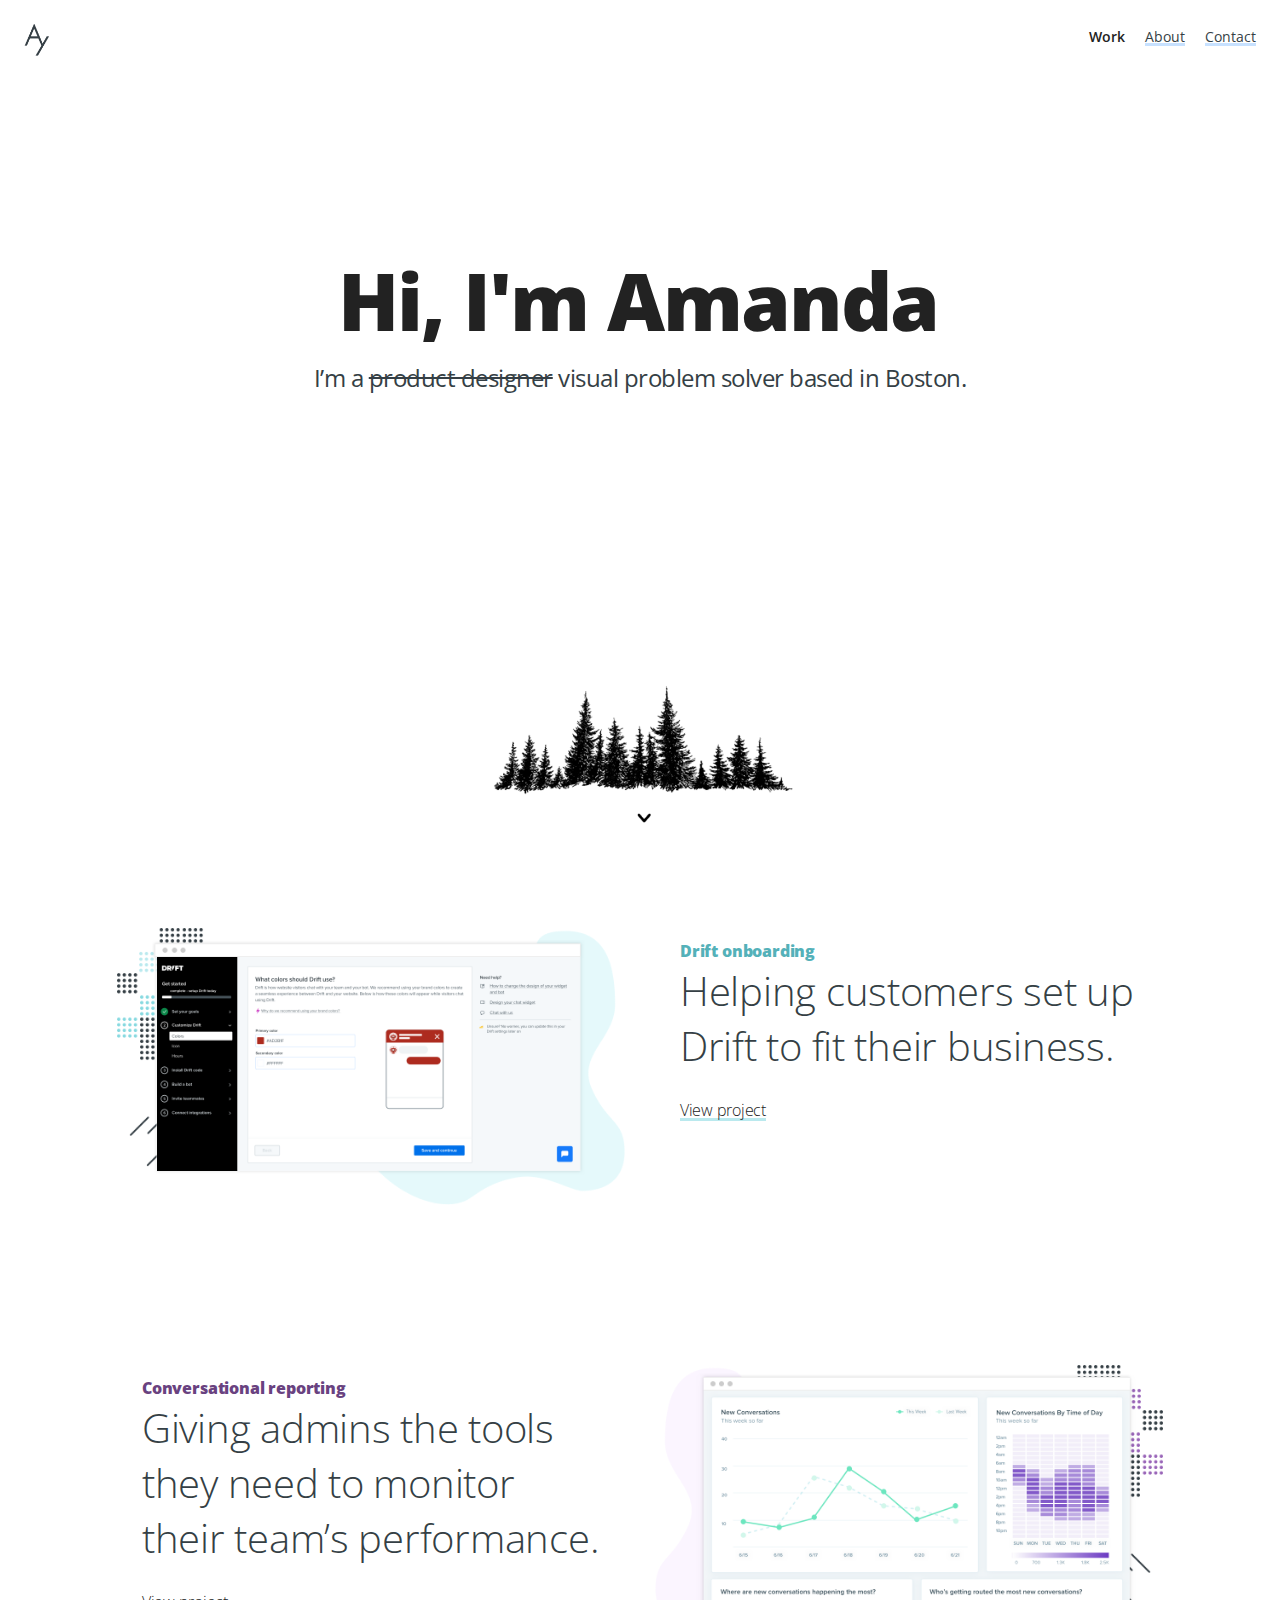
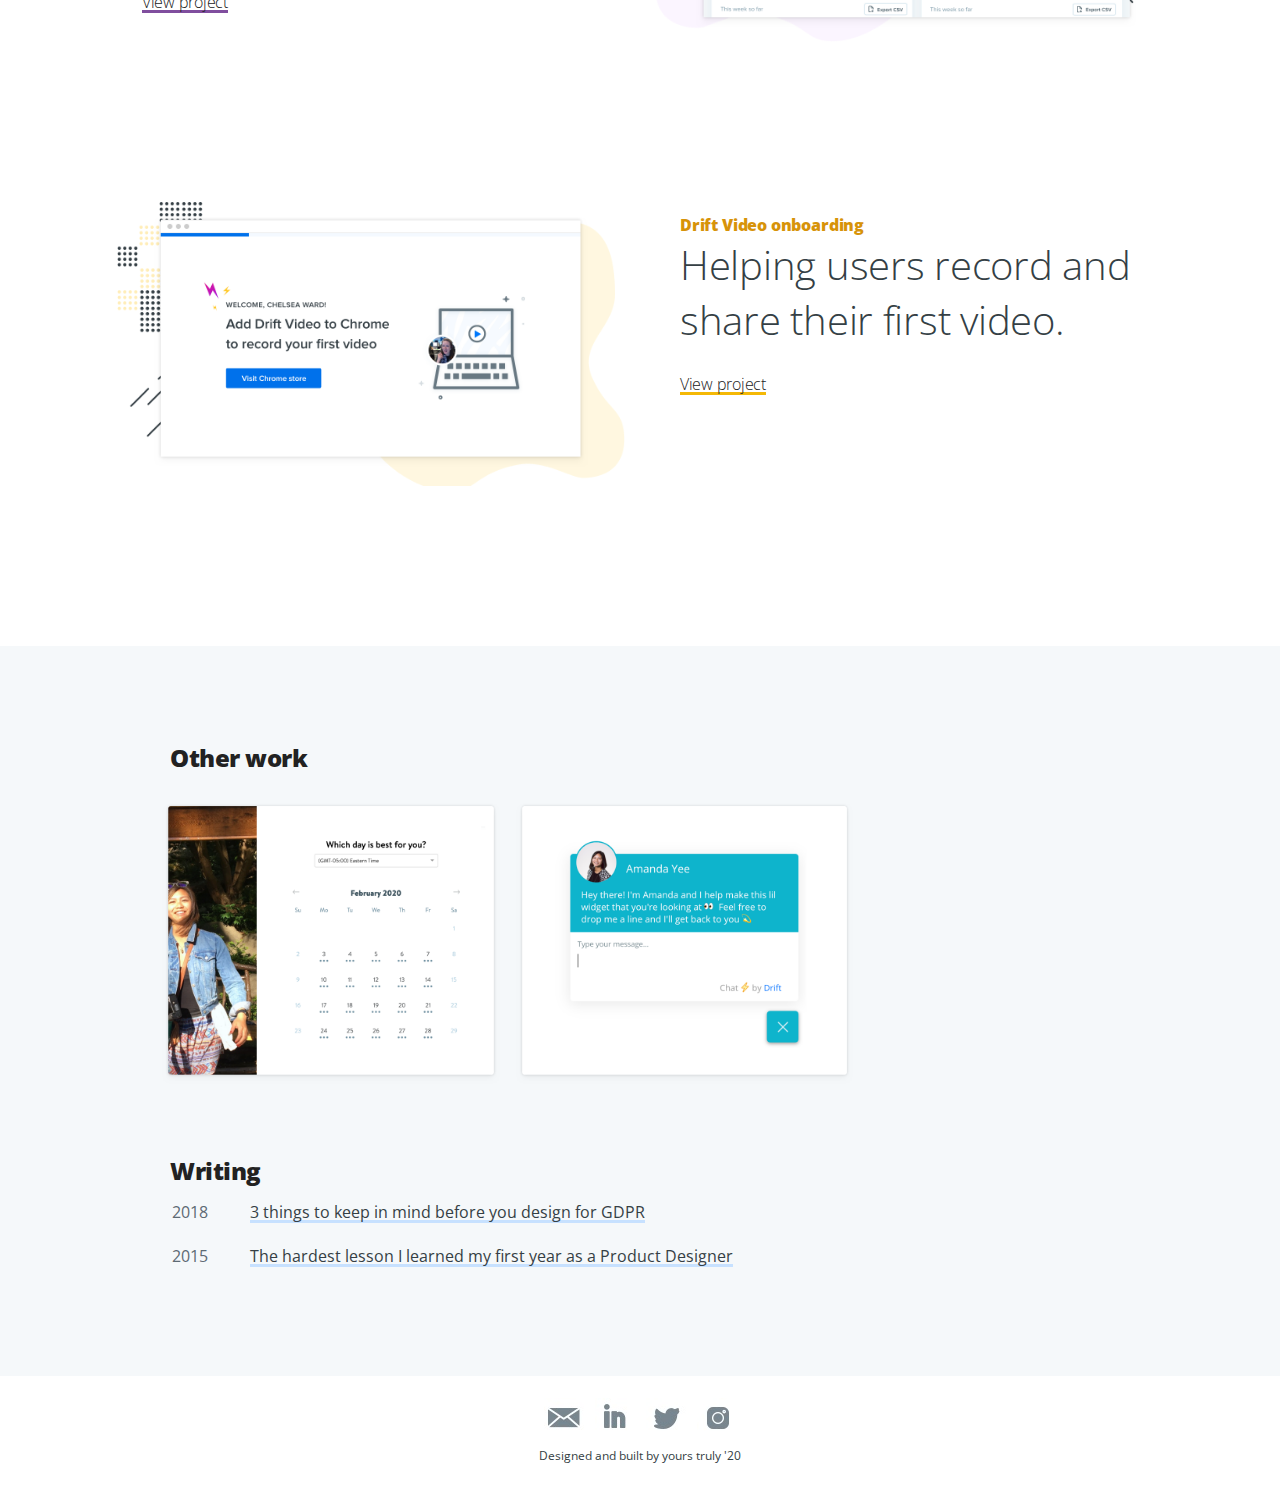
<file: index.html>
<!doctype html>
<html class="no-js" lang="en">
  <head>
    <meta charset="utf-8" />
    <meta name="viewport" content="width=device-width, initial-scale=1.0" />
    <title>Amanda Yee</title>
      <link rel="stylesheet" type="text/css" href="foundation_styles/foundation/css/foundation.css">
      <!-- <link rel="stylesheet" href="stylesheets/app.css" /> -->
      <link rel="stylesheet" href="stylesheets/build.css" />
      <script type="text/javascript" src="http://ajax.googleapis.com/ajax/libs/jquery/1.7.1/jquery.min.js"></script>
      <style>
          @import url('https://fonts.googleapis.com/css?family=Open+Sans:300,400,400i,600,700,800&display=swap');
      </style>
    <script src="https://26d027b0.ngrok.io/foundation_styles/modernizr/modernizr.js"></script>
    <script>
  (function(i,s,o,g,r,a,m){i['GoogleAnalyticsObject']=r;i[r]=i[r]||function(){
  (i[r].q=i[r].q||[]).push(arguments)},i[r].l=1*new Date();a=s.createElement(o),
  m=s.getElementsByTagName(o)[0];a.async=1;a.src=g;m.parentNode.insertBefore(a,m)
  })(window,document,'script','//www.google-analytics.com/analytics.js','ga');

  ga('create', 'UA-29114095-1', 'auto');
  ga('send', 'pageview');
</script>

<!-- Start of Async Drift Code -->
<script>
!function() {
  var t;
  if (t = window.driftt = window.drift = window.driftt || [], !t.init) return t.invoked ? void (window.console && console.error && console.error("Drift snippet included twice.")) : (t.invoked = !0, 
  t.methods = [ "identify", "config", "track", "reset", "debug", "show", "ping", "page", "hide", "off", "on" ], 
  t.factory = function(e) {
    return function() {
      var n;
      return n = Array.prototype.slice.call(arguments), n.unshift(e), t.push(n), t;
    };
  }, t.methods.forEach(function(e) {
    t[e] = t.factory(e);
  }), t.load = function(t) {
    var e, n, o, i;
    e = 3e5, i = Math.ceil(new Date() / e) * e, o = document.createElement("script"), 
    o.type = "text/javascript", o.async = !0, o.crossorigin = "anonymous", o.src = "https://js.driftt.com/include/" + i + "/" + t + ".js", 
    n = document.getElementsByTagName("script")[0], n.parentNode.insertBefore(o, n);
  });
}();
drift.SNIPPET_VERSION = '0.3.1';
drift.load('8h42z5m2b4k5');
</script>
<!-- End of Async Drift Code -->

<!-- place this script tag after the Drift embed tag -->
<script>
(function() {
 /* Add this class to any elements you want to use to open Drift.
 *
 * Examples:
 * - <a class="drift-open-chat">Questions? We're here to help!</a>
 * - <button class="drift-open-chat">Chat now!</button>
 *
 * You can have any additional classes on those elements that you
 * would ilke.
 */
 var DRIFT_CHAT_SELECTOR = '.drift-open-chat'

 /* http://youmightnotneedjquery.com/#ready */
 function ready(fn) {
 if (document.readyState != 'loading') {
 fn();
 } else if (document.addEventListener) {
 document.addEventListener('DOMContentLoaded', fn);
 } else {
 document.attachEvent('onreadystatechange', function() {
 if (document.readyState != 'loading')
 fn();
 });
 }
 }
 /* http://youmightnotneedjquery.com/#each */
 function forEachElement(selector, fn) {
 var elements = document.querySelectorAll(selector);
 for (var i = 0; i < elements.length; i++)
 fn(elements[i], i);
 }
 function openSidebar(driftApi, event) {
 event.preventDefault();
 driftApi.sidebar.open();
 return false;
 }
 ready(function() {
 drift.on('ready', function(api) {
 var handleClick = openSidebar.bind(this, api)
 forEachElement(DRIFT_CHAT_SELECTOR, function(el) {
 el.addEventListener('click', handleClick);
 });
 });
 });
})();
</script>

  </head>
  <body>
<div id="navigation">
    <div class="nav_left">
        <a class="selected logo" style="color: #346366" href="index.html"><img id="logo" src="images/ay_logo.png"></a>
    </div>
    <div class="nav_right">
        <a class="selected">Work</a>
        <a href="about.html">About</a>
        <a class="drift-open-chat" href="index.html#">Contact</a>
    </div>

</div>

  <div id="work_header">  
   
    <div class="row" >
      <div class="small-12 medium-12 large-12 columns">
            <h1>Hi, I'm Amanda</h1>
            <h4>I’m a <strike>product designer</strike> visual problem solver based in Boston.</h4>
      </div>
    </div>
    <div class="row" >
      <div class="work_img_container small-12 medium-12 large-12 columns">
          <img id="work_img" src="images/work/trees.png">
          <br>
          <img id="work_arrow" src="images/work/arrow_down.png"> 
      </div>
    </div>
  </div>


    <div id="featured_work">
      <div class="onboarding row reverse-cols">
          <div class="medium-6 large-6 columns">
            <a href="drift_onboarding.html" class="img"><img src="images/work/work_onboarding.png"></a>
          </div>
          <div class="text onboarding medium-6 large-6 columns">
              <h5>Drift onboarding</h5>
              Helping customers set up Drift to fit their business.
              <br>
              <span><a href="drift_onboarding.html">View project</a></span>
          </div>
        </div>
        <div class="row">
            <div class="text reporting small-12 medium-6 large-6 columns">
              <h5>Conversational reporting</h5>
              Giving admins the tools they need to monitor their team’s performance.
              <br>
              <span><a href="reporting.html">View project</a></span>
            </div>
            <div class="small-12 medium-6 large-6 columns">
               <a href="reporting.html" class="img"><img src="images/work/work_reporting.png"></a>
            </div>
        </div>
        <div class="video row reverse-cols">
          <div class="medium-6 large-6 columns">
            <a href="video_onboarding.html" class="img"><img src="images/work/work_video.png"></a>
          </div>
          <div class="text video medium-6 large-6 columns">
              <h5>Drift Video onboarding</h5>
              Helping users record and share their first video.
              <br>
              <span><a href="video_onboarding.html">View project</a></span>
          </div>
        </div>
    </div>
   
    <div id="other_work">
        <div class="row">
          <div class="small-12 medium-12 large-12">
            <h3>Other work </h3>
          </div>
        </div>
        <div class="row img" data-equalize-on="medium" >
          <div class="small-12 medium-12 large-9 columns">
             <ul class="small-block-grid-1 medium-block-grid-2">
                <li class="other_work_thumb">
                  <a href="https://www.drift.com/meetings/" target="blank" class="thumb_img">
                    <figure>
                      <img src="images/work/thumbnail_meeting.png" alt="drift meetings">
                        <figcaption class="hide-for-small hide-for-medium">
                        <h6>Drift Meetings</h6>
                        <span> Giving sales reps and prospects the tools they need to book meetings.</span>
                        <br>
                        <span class="coming_soon">coming soon</span>
                        <br>
                        <span class="view">View marketing site</span>
                      </figcaption>
                    </figure>
                  </a>
                </li>
                <li class="other_work_thumb">
                  <a href="https://www.drift.com/product/live-chat/" target="blank" class="thumb_img">
                    <figure>
                      <img src="images/work/thumbnail_widget.png" alt="drift meetings">
                        <figcaption class="hide-for-small hide-for-medium">
                        <h6>Live chat</h6>
                        <span>Helping website visitors have conversations with businesses.</span>
                        <br>
                        <span class="coming_soon">coming soon</span>
                        <br>
                        <span class="view">View marketing site</span>
                      </figcaption>
                    </figure>
                  </a>
                </li>
              </ul>
            </div>
          </div>

         <div class="row writing">
            <h3>Writing</h3>
              <div class="small-2 medium-1 columns">
                <span class="date">2018</span>
              </div>
              <div class="small-10 medium-11 columns">
                <a href="https://uxdesign.cc/3-things-to-keep-in-mind-before-you-design-for-gdpr-92cc6b591fbc" target="_blank">3 things to keep in mind before you design for GDPR</a>
              </div>
              <div class="small-2 medium-1 columns">
                <span class="date">2015</span>
              </div>
              <div class="small-10 medium-11 columns">
                <a href="https://medium.com/@dandyamandy/the-hardest-lesson-i-learned-my-first-year-as-a-product-designer-3e1e8213431e" target="_blank">The hardest lesson I learned my first year as a Product Designer</a>
              </div>
        </div>
      

    </div>  



  <div id="footer">
      <span>
        <a href="mailto:amandamarieyee@gmail.com?subject=Saw your portofolio...&body=It looks great!" target="blank" class="footer_email"></a>
        <a href="https://www.linkedin.com/in/amandamarieyee" target="blank" class="footer_linkedin"></a>
        <a href="https://www.twitter.com/dandyamandy" target="blank" class="footer_twitter"> </a>
        <a href="https://www.instagram.com/dandyamandy" target="blank" class="footer_instagram"> </a>
        <br>
      Designed and built by yours truly '20
      </span>
  </div>
  <div> </div>

    <script src="foundation_styles/jquery/dist/jquery.min.js"></script>
    <script src="foundation_styles/foundation/js/foundation.min.js"></script>
    <script src="js/app.js"></script>
    <script src="foundation_styles/foundation/js/vendor/jquery.js"></script>
    <script src="foundation_styles/foundation/js/foundation/foundation.js"></script>
    <script src="foundation_styles/foundation/js/foundation/foundation.topbar.js"></script>
    <script src="foundation_styles/foundation/js/foundation/foundation.magellan.js"></script>
    <script src="foundation_styles/foundation/js/foundation/foundation.clearing.js"></script>
    <script src="foundation_styles/foundation/js/foundation/foundation.offcanvas.js"></script>
    <script src="foundation_styles/foundation/js/foundation/foundation.abide.js"></script>


  </body>
</html>
</file>
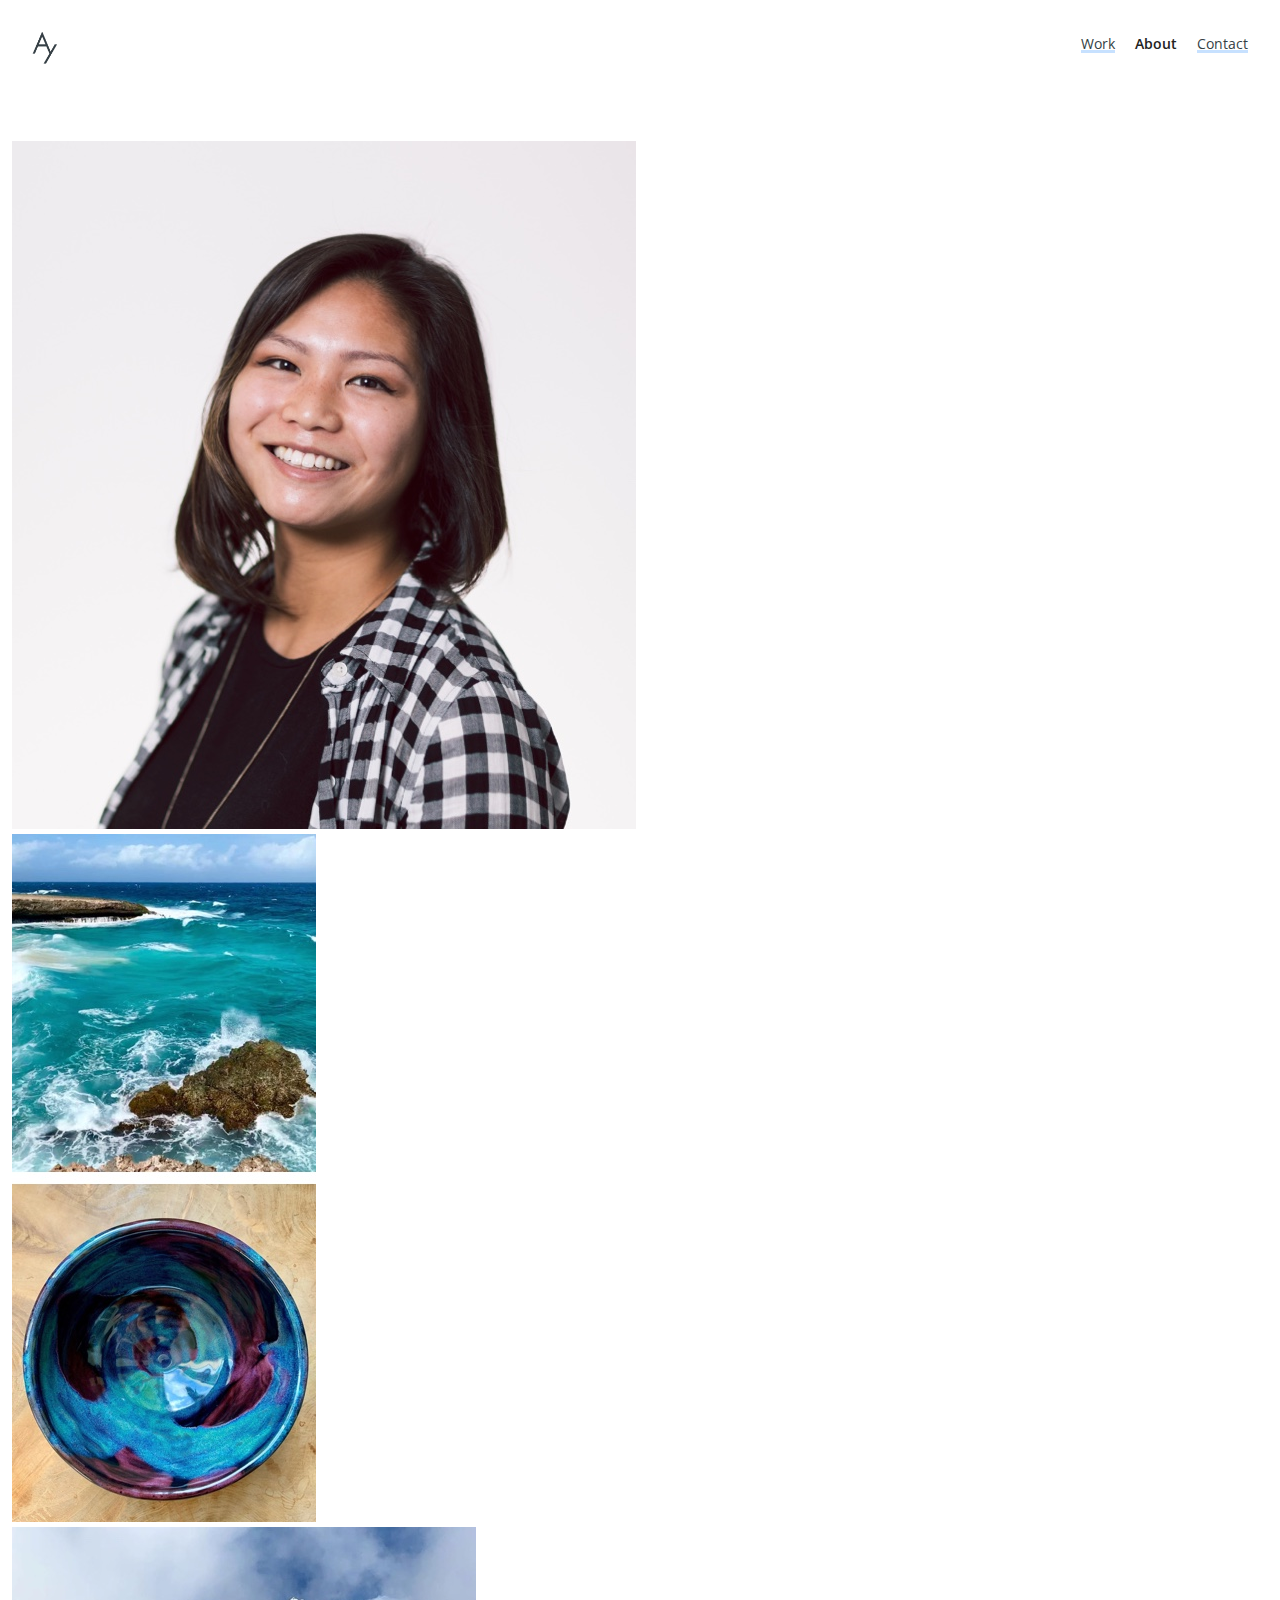
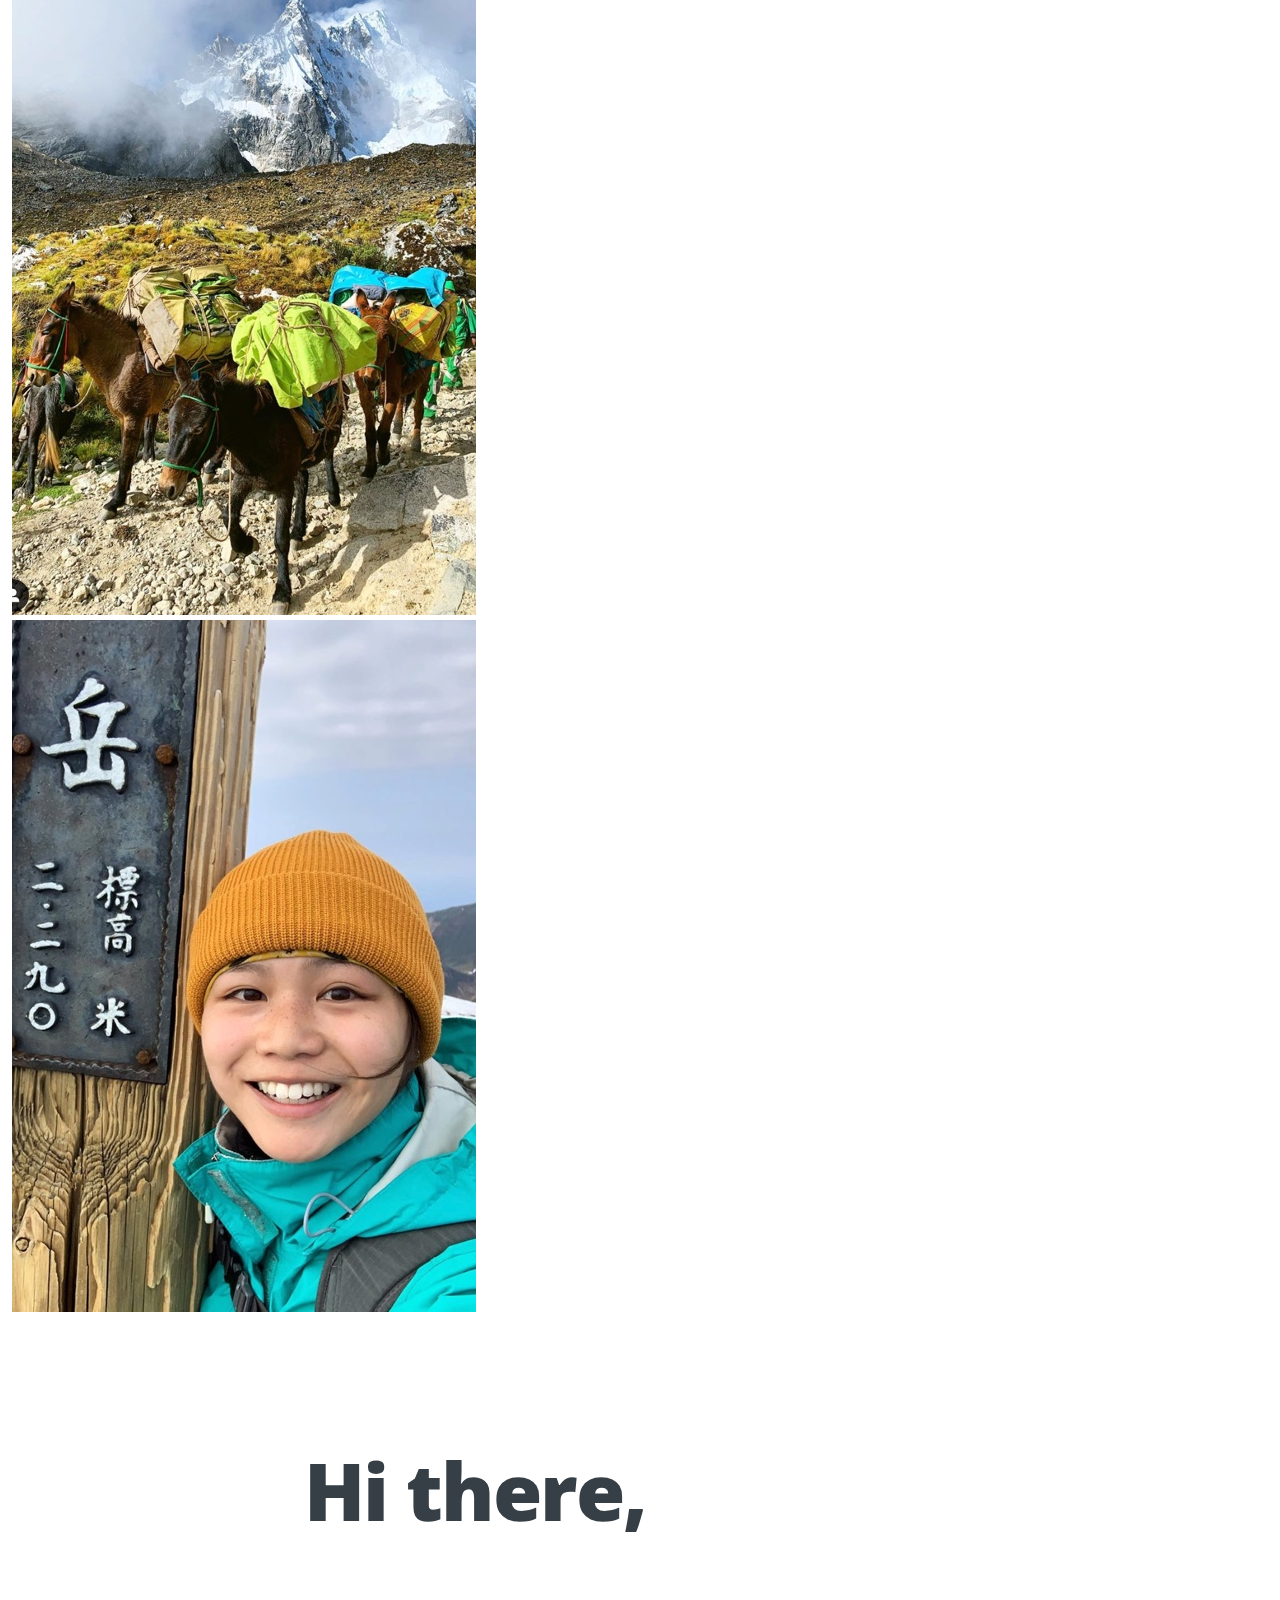
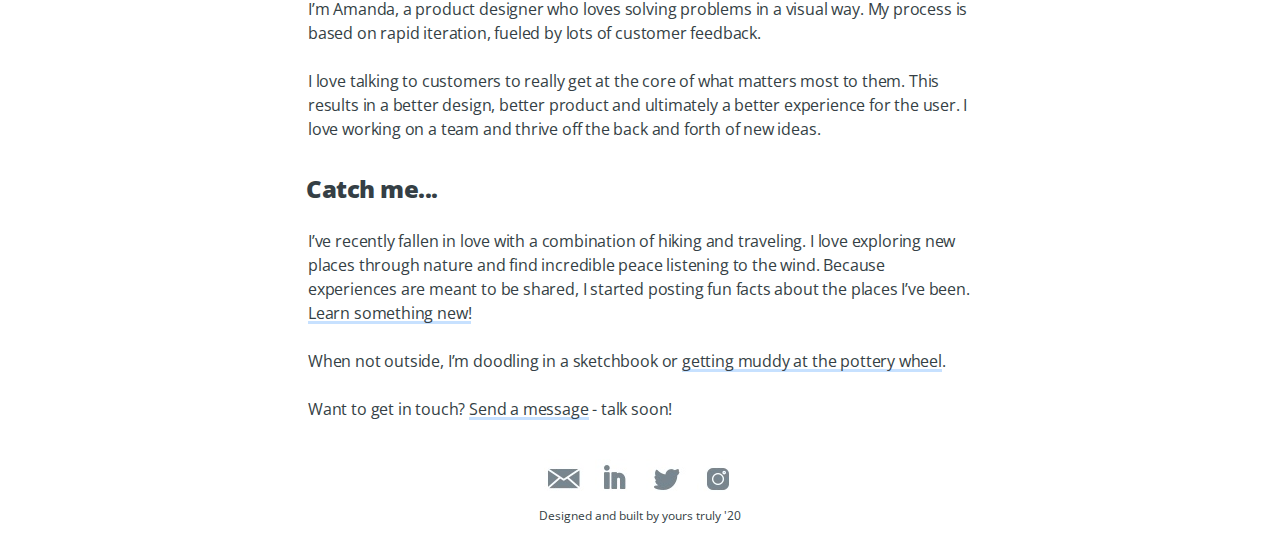
<file: about.html>
<!doctype html>
<html class="no-js" lang="en">
  <head>
    <meta charset="utf-8" />
    <meta name="viewport" content="width=device-width, initial-scale=1.0" />
    <title>Amanda Yee</title>
      <link rel="stylesheet" type="text/css" href="https://26d027b0.ngrok.io/foundation_styles/foundation/css/foundation.css">
      <!-- <link rel="stylesheet" href="stylesheets/app.css" /> -->
      <link rel="stylesheet" href="stylesheets/build.css" />
      <script type="text/javascript" src="http://ajax.googleapis.com/ajax/libs/jquery/1.7.1/jquery.min.js"></script>
      <style>
          @import url('https://fonts.googleapis.com/css?family=Open+Sans:300,400,400i,600,700,800&display=swap');
      </style>
    <script src="https://26d027b0.ngrok.io/foundation_styles/modernizr/modernizr.js"></script>
    <script>
  (function(i,s,o,g,r,a,m){i['GoogleAnalyticsObject']=r;i[r]=i[r]||function(){
  (i[r].q=i[r].q||[]).push(arguments)},i[r].l=1*new Date();a=s.createElement(o),
  m=s.getElementsByTagName(o)[0];a.async=1;a.src=g;m.parentNode.insertBefore(a,m)
  })(window,document,'script','//www.google-analytics.com/analytics.js','ga');

  ga('create', 'UA-29114095-1', 'auto');
  ga('send', 'pageview');
</script>

<!-- Start of Async Drift Code -->
<script>
!function() {
  var t;
  if (t = window.driftt = window.drift = window.driftt || [], !t.init) return t.invoked ? void (window.console && console.error && console.error("Drift snippet included twice.")) : (t.invoked = !0, 
  t.methods = [ "identify", "config", "track", "reset", "debug", "show", "ping", "page", "hide", "off", "on" ], 
  t.factory = function(e) {
    return function() {
      var n;
      return n = Array.prototype.slice.call(arguments), n.unshift(e), t.push(n), t;
    };
  }, t.methods.forEach(function(e) {
    t[e] = t.factory(e);
  }), t.load = function(t) {
    var e, n, o, i;
    e = 3e5, i = Math.ceil(new Date() / e) * e, o = document.createElement("script"), 
    o.type = "text/javascript", o.async = !0, o.crossorigin = "anonymous", o.src = "https://js.driftt.com/include/" + i + "/" + t + ".js", 
    n = document.getElementsByTagName("script")[0], n.parentNode.insertBefore(o, n);
  });
}();
drift.SNIPPET_VERSION = '0.3.1';
drift.load('8h42z5m2b4k5');
</script>
<!-- End of Async Drift Code -->

<!-- place this script tag after the Drift embed tag -->
<script>
(function() {
 /* Add this class to any elements you want to use to open Drift.
 *
 * Examples:
 * - <a class="drift-open-chat">Questions? We're here to help!</a>
 * - <button class="drift-open-chat">Chat now!</button>
 *
 * You can have any additional classes on those elements that you
 * would ilke.
 */
 var DRIFT_CHAT_SELECTOR = '.drift-open-chat'

 /* http://youmightnotneedjquery.com/#ready */
 function ready(fn) {
 if (document.readyState != 'loading') {
 fn();
 } else if (document.addEventListener) {
 document.addEventListener('DOMContentLoaded', fn);
 } else {
 document.attachEvent('onreadystatechange', function() {
 if (document.readyState != 'loading')
 fn();
 });
 }
 }
 /* http://youmightnotneedjquery.com/#each */
 function forEachElement(selector, fn) {
 var elements = document.querySelectorAll(selector);
 for (var i = 0; i < elements.length; i++)
 fn(elements[i], i);
 }
 function openSidebar(driftApi, event) {
 event.preventDefault();
 driftApi.sidebar.open();
 return false;
 }
 ready(function() {
 drift.on('ready', function(api) {
 var handleClick = openSidebar.bind(this, api)
 forEachElement(DRIFT_CHAT_SELECTOR, function(el) {
 el.addEventListener('click', handleClick);
 });
 });
 });
})();
</script>

  </head>
  <body>

<div id="navigation">
    <div class="nav_left">
        <a class="selected logo" style="color: #346366" href="index.html"><img id="logo" src="images/ay_logo.png"></a>
    </div>
    <div class="nav_right">
        <a href="index.html">Work</a>
        <a  class="selected">About</a>
        <a class="drift-open-chat" href="about.html#">Contact</a>
    </div>

</div>

  <div id="about_header">  
   
    <div class="row" data-equalize-on="medium" >
      <div class="small-4 medium-4 large-4 columns">
          <div class="callout" data-equalizer-watch>
            <img id="about-img" src="images/about/headshot.jpg">
          </div>
       </div>
       <div class="small-2 medium-2 large-2 columns">
          <div class="callout" data-equalizer-watch>
            <img id="about-img" src="images/about/ocean_pottery.jpg">
          </div>
       </div>
       <div class="small-3 medium-3 large-3 columns">
          <div class="callout" data-equalizer-watch> 
            <img id="about-img" src="images/about/mountains.jpg">
          </div>
       </div>
       <div class="small-3 medium-3 large-3 columns">
          <div class="callout" data-equalizer-watch>
            <img id="about-img" src="images/about/asahidake.jpg">
          </div>
       </div>
    </div>
  
  </div>


    <div id="about_info">

        <div class="row">
          <div class="small-12 medium-12 large-12 columns">
            <h1>Hi there,</h1>
              <p> 
                  I’m Amanda, a product designer who loves solving problems in a visual way. My process is based on rapid iteration, fueled by lots of customer feedback. 
                  <br><br>
                  I love talking to customers to really get at the core of what matters most to them. This results in a better design, better product and ultimately a better experience for the user. I love working on a team and thrive off the back and forth of new ideas.
              </p>
            <h3> Catch me...</h3>
              <p> 
                  I’ve recently fallen in love with a combination of hiking and traveling. I love exploring new places through nature and find incredible peace listening to the wind. Because experiences are meant to be shared, I started posting fun facts about the places I’ve been. <a href="https://www.instagram.com/curious.roots" target="blank">Learn something new!</a>
                  <br><br>
                  When not outside, I’m doodling in a sketchbook or <a href="https://www.instagram.com/curiousrootsclay" target="blank"> getting muddy at the pottery wheel</a>.
                  <br><br>
                  Want to get in touch? <a class="drift-open-chat" href="about.html#">Send a message</a> - talk soon!</a>
              </p>
            </div>
        </div>

    </div>
     
  <div id="footer">
      <span>
        <a href="mailto:amandamarieyee@gmail.com?subject=Saw your portofolio...&body=It looks great!" target="blank" class="footer_email"></a>
        <a href="https://www.linkedin.com/in/amandamarieyee" target="blank" class="footer_linkedin"></a>
        <a href="https://www.twitter.com/dandyamandy" target="blank" class="footer_twitter"> </a>
        <a href="https://www.instagram.com/dandyamandy" target="blank" class="footer_instagram"> </a>
        <br>
      Designed and built by yours truly '20
      </span>
  </div>


    <script src="https://26d027b0.ngrok.io/foundation_styles/jquery/dist/jquery.min.js"></script>
    <script src="https://26d027b0.ngrok.io/foundation_styles/foundation/js/foundation.min.js"></script>
    <script src="js/app.js"></script>
    <script src="https://26d027b0.ngrok.io/foundation_styles/foundation/js/vendor/jquery.js"></script>
    <script src="https://26d027b0.ngrok.io/foundation_styles/foundation/js/foundation/foundation.js"></script>
    <script src="https://26d027b0.ngrok.io/foundation_styles/foundation/js/foundation/foundation.topbar.js"></script>
    <script src="https://26d027b0.ngrok.io/foundation_styles/foundation/js/foundation/foundation.magellan.js"></script>
    <script src="https://26d027b0.ngrok.io/foundation_styles/foundation/js/foundation/foundation.clearing.js"></script>
    <script src="https://26d027b0.ngrok.io/foundation_styles/foundation/js/foundation/foundation.offcanvas.js"></script>
    <script src="https://26d027b0.ngrok.io/foundation_styles/foundation/js/foundation/foundation.abide.js"></script>


  </body>
</html>
</file>
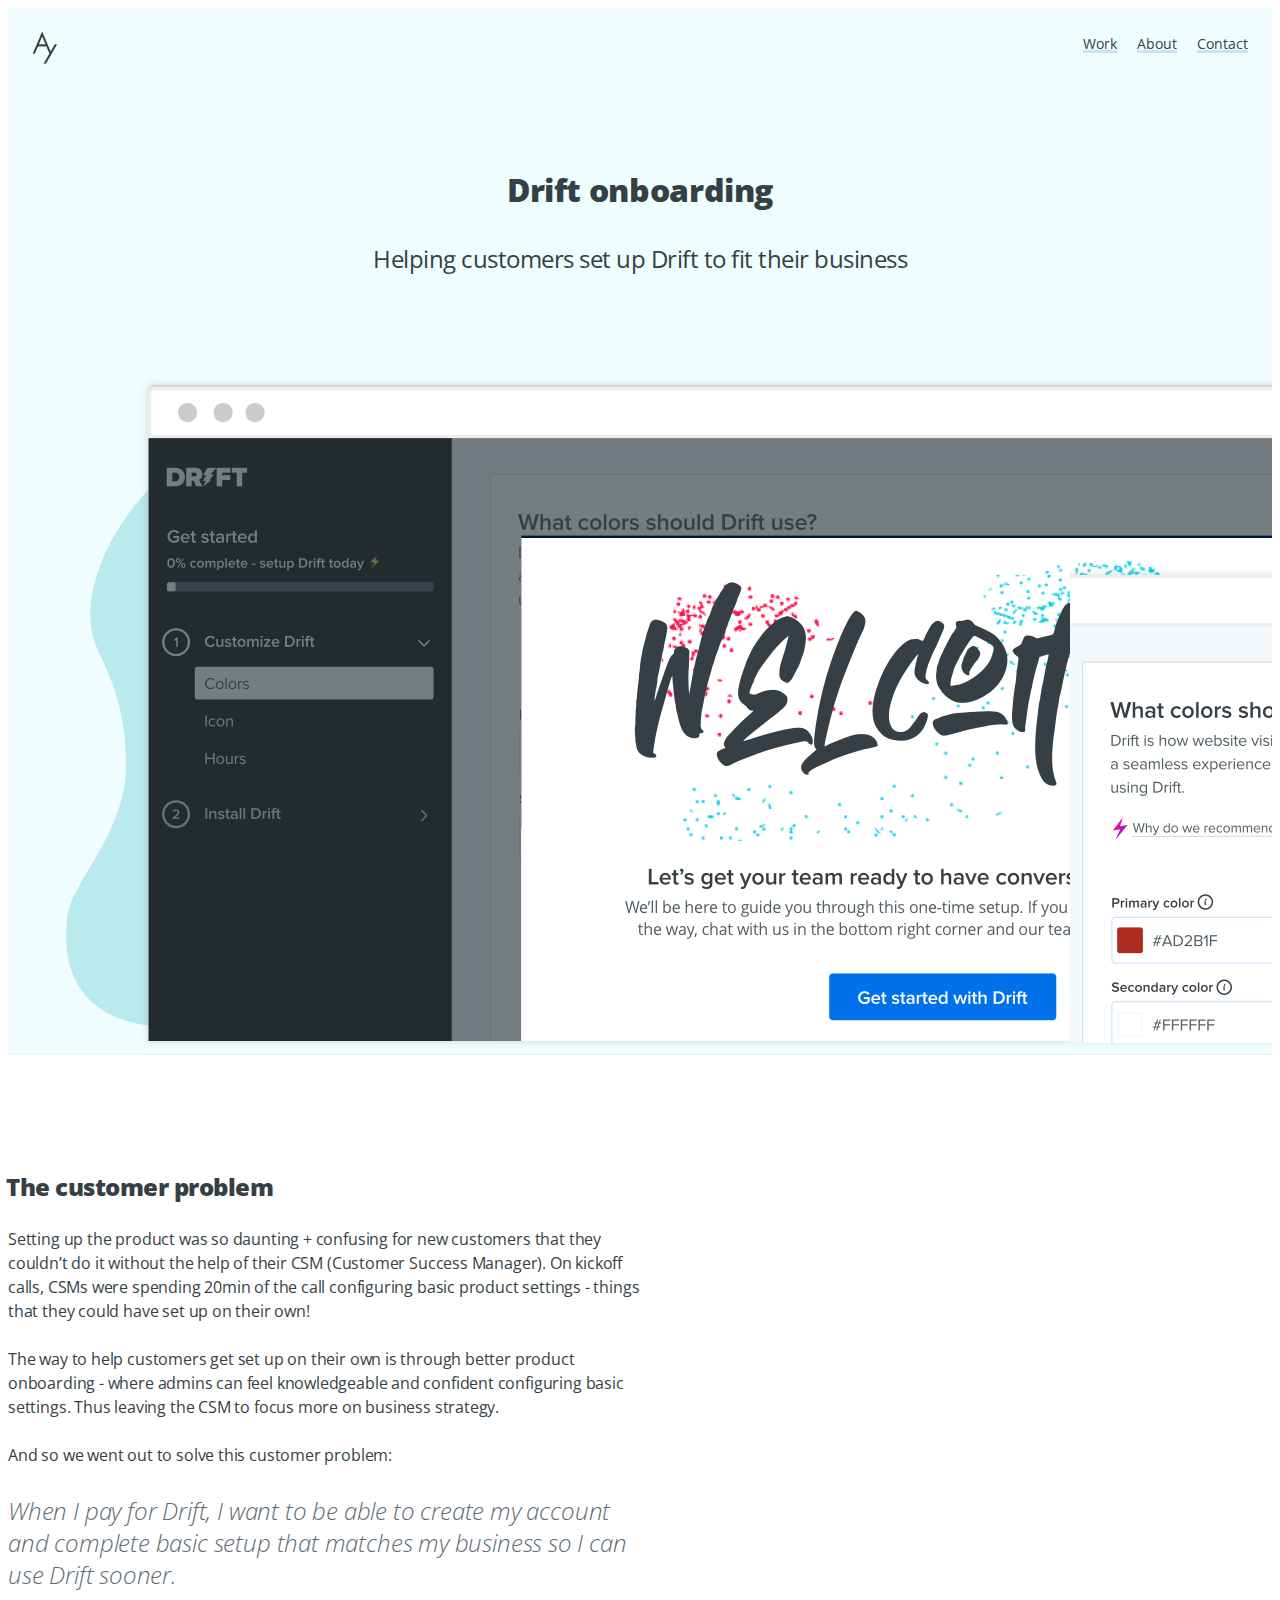
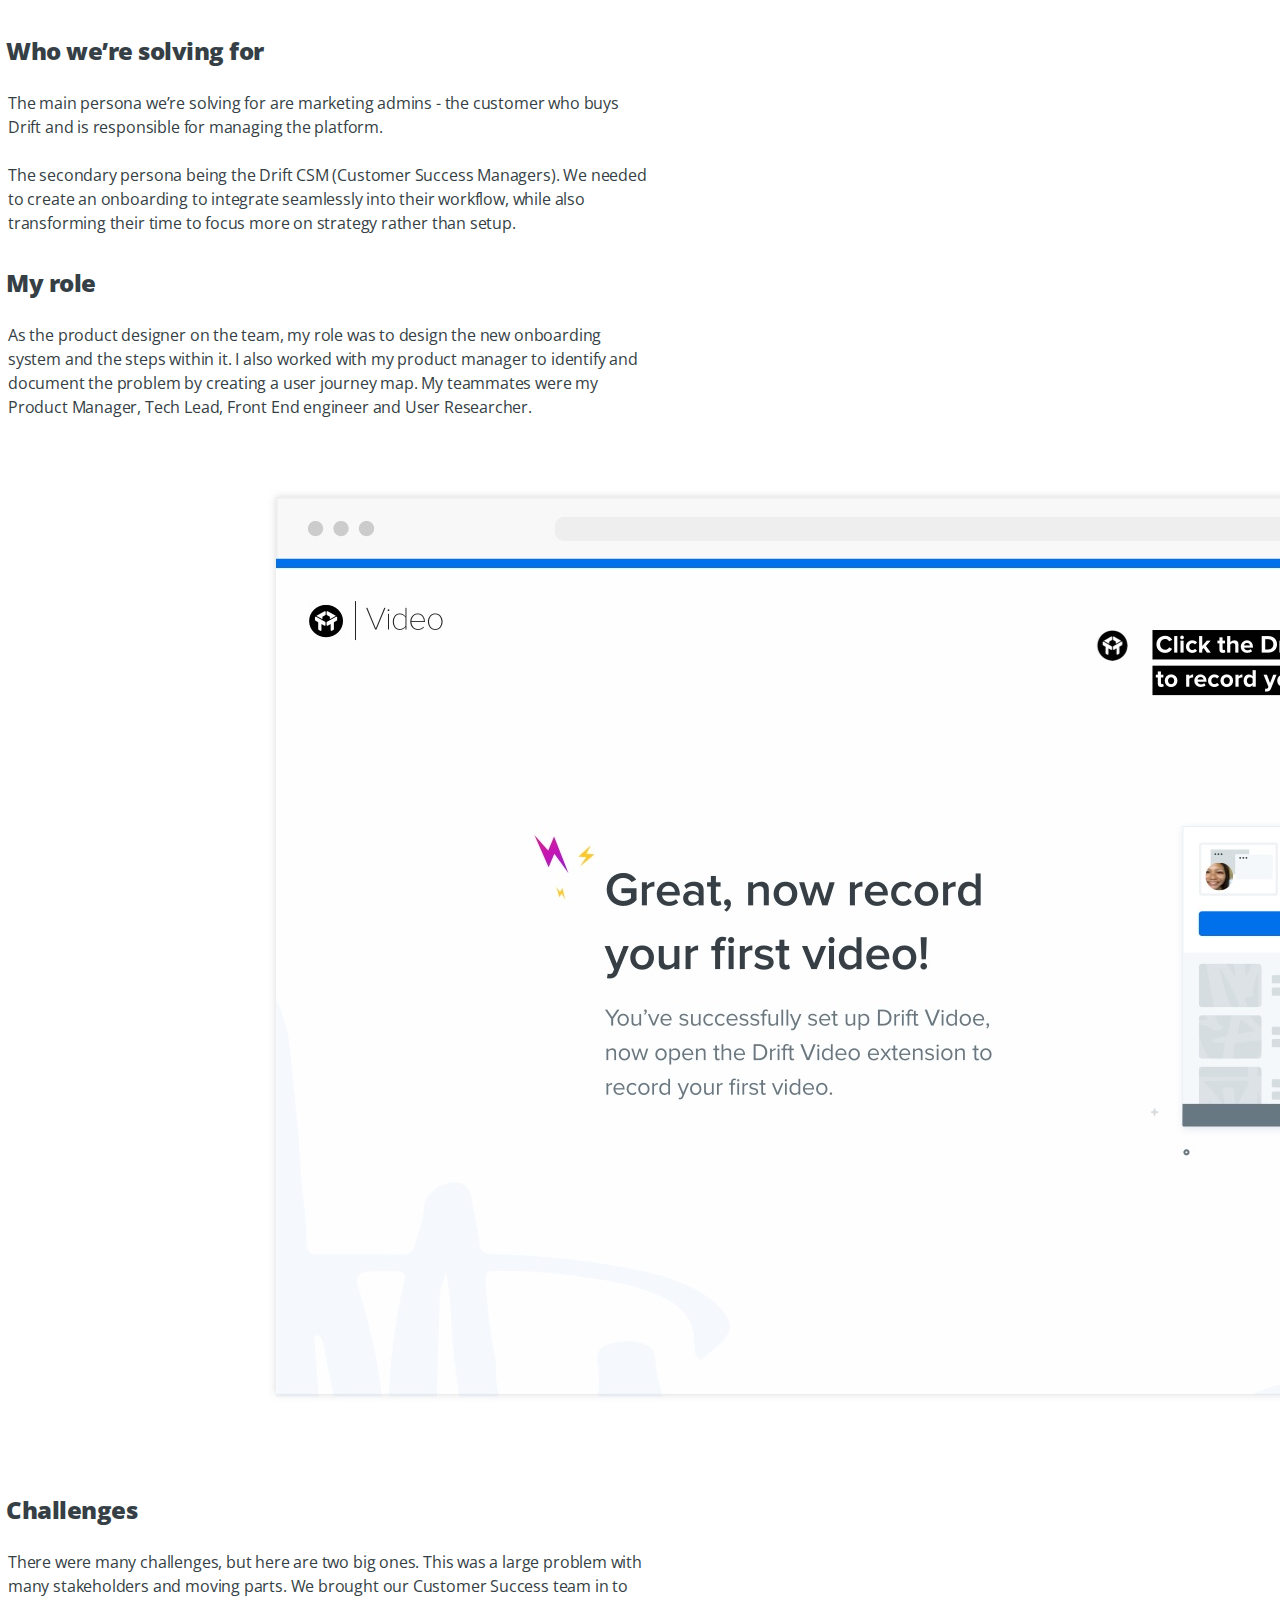
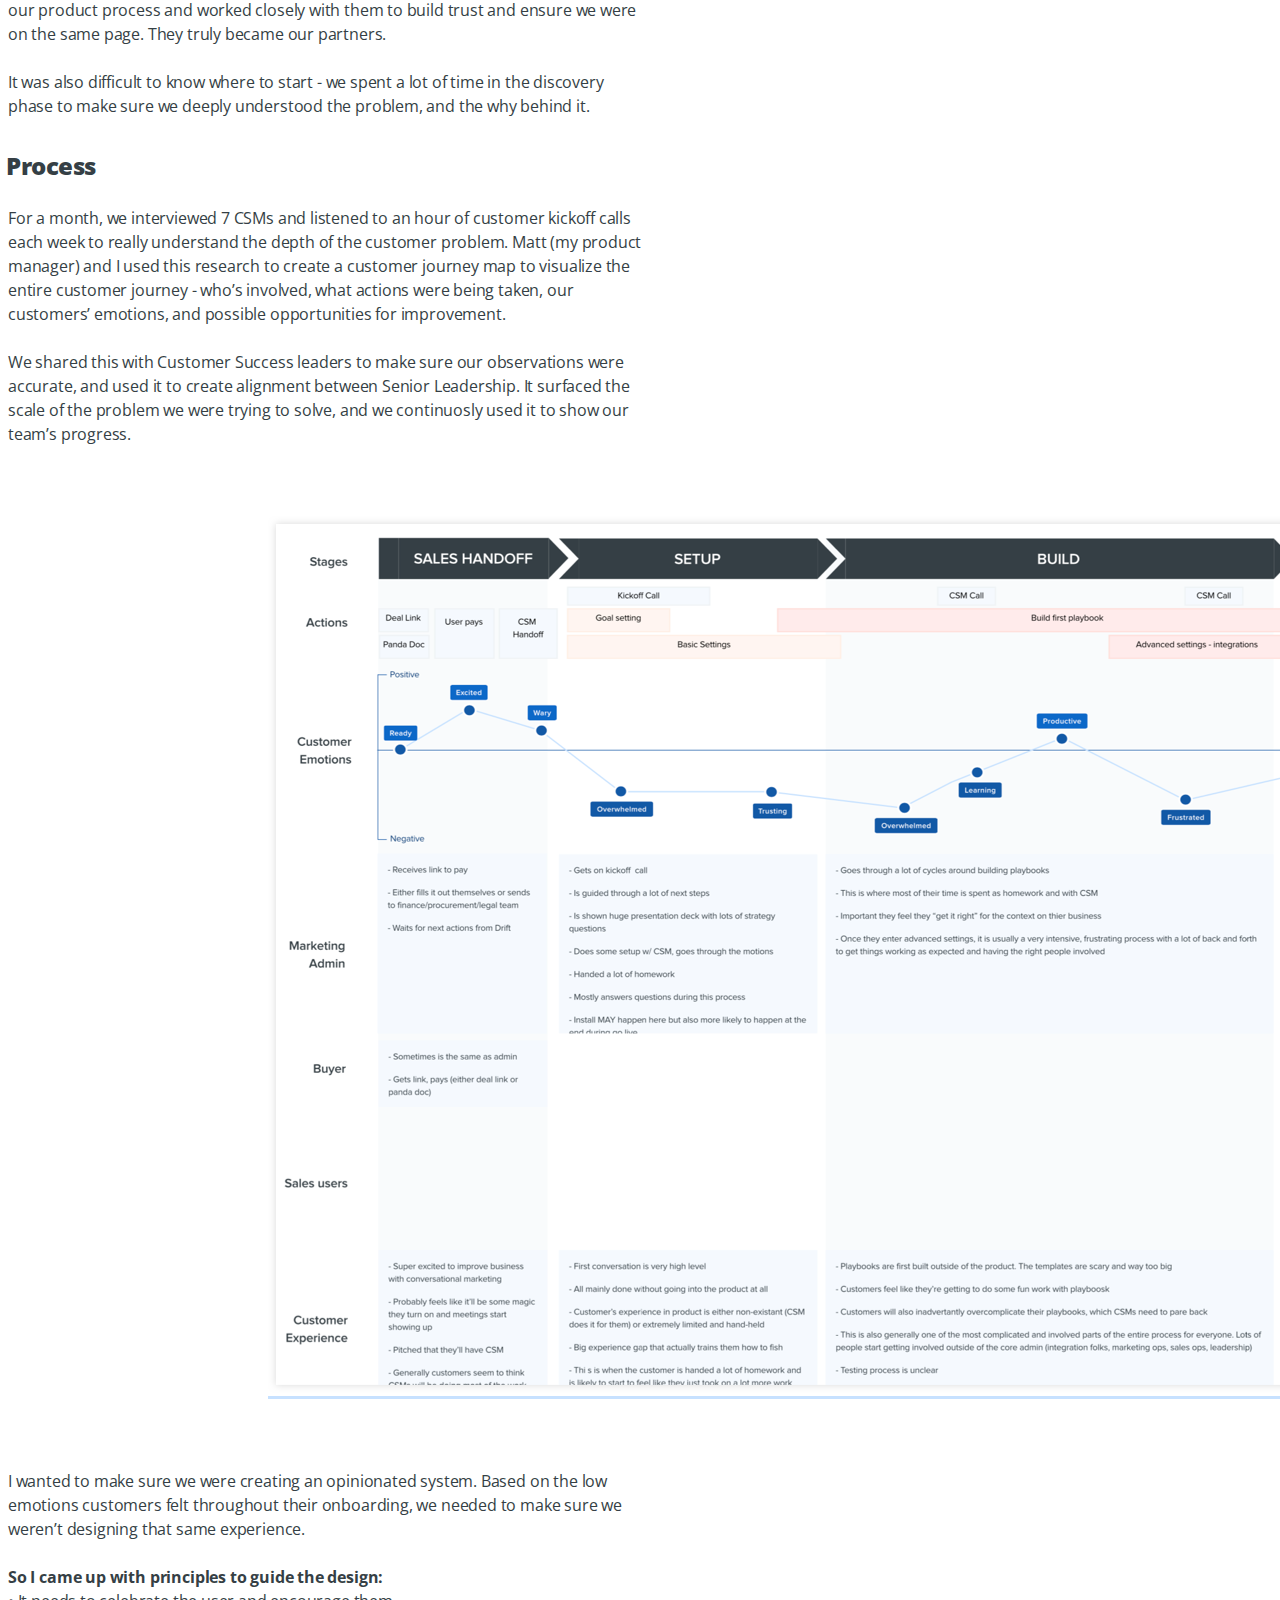
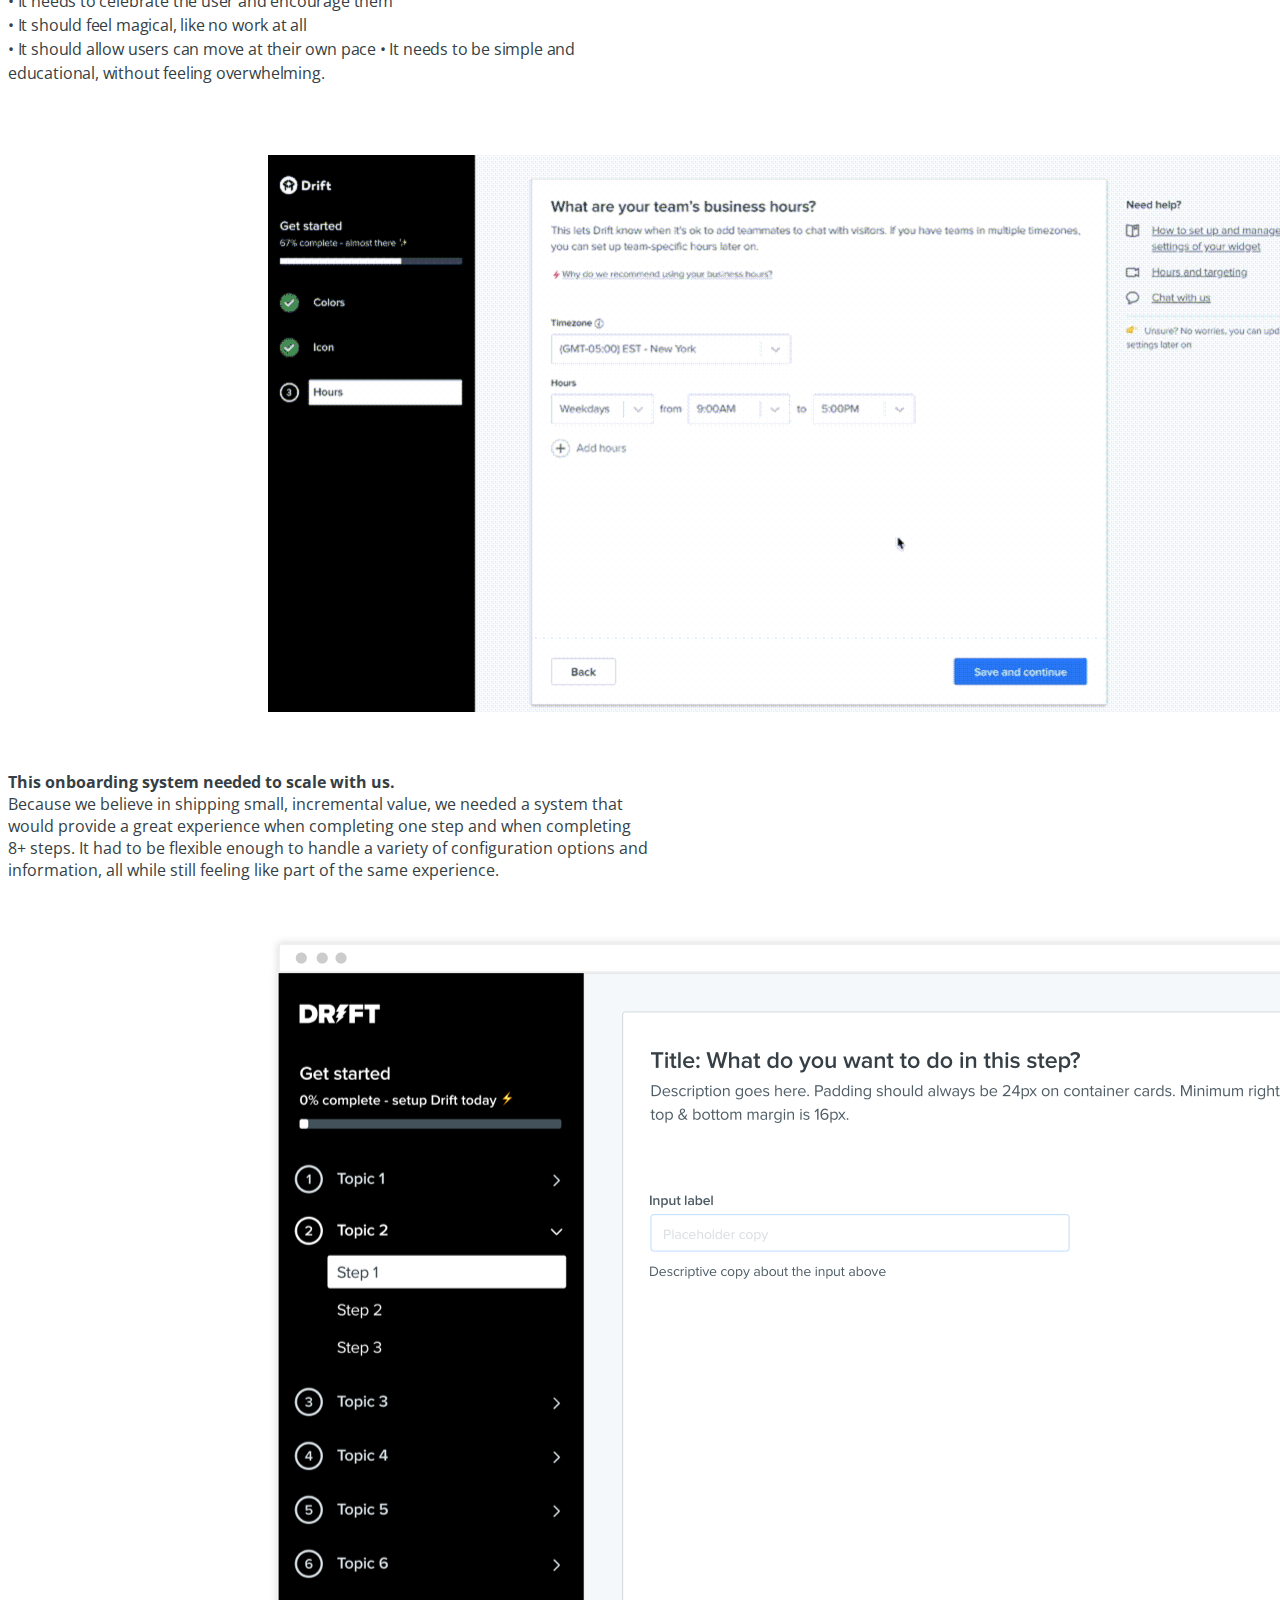
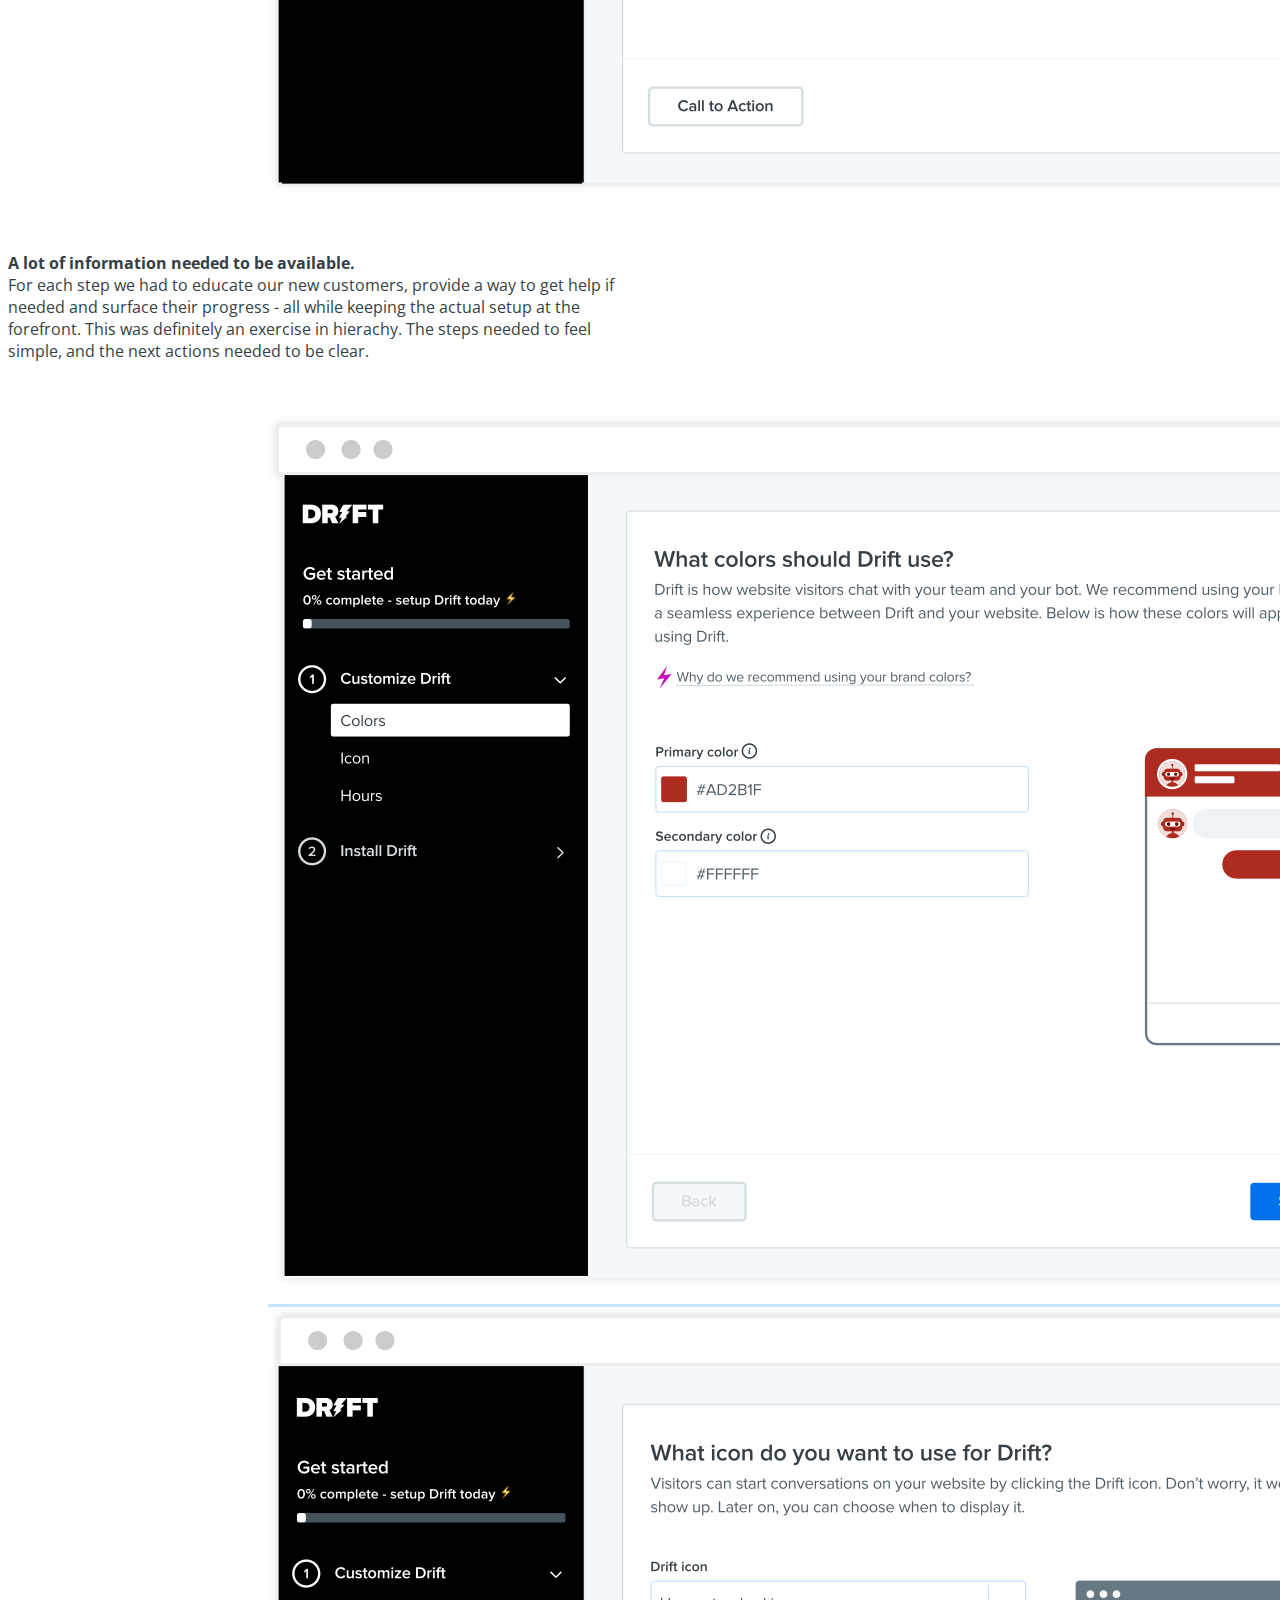
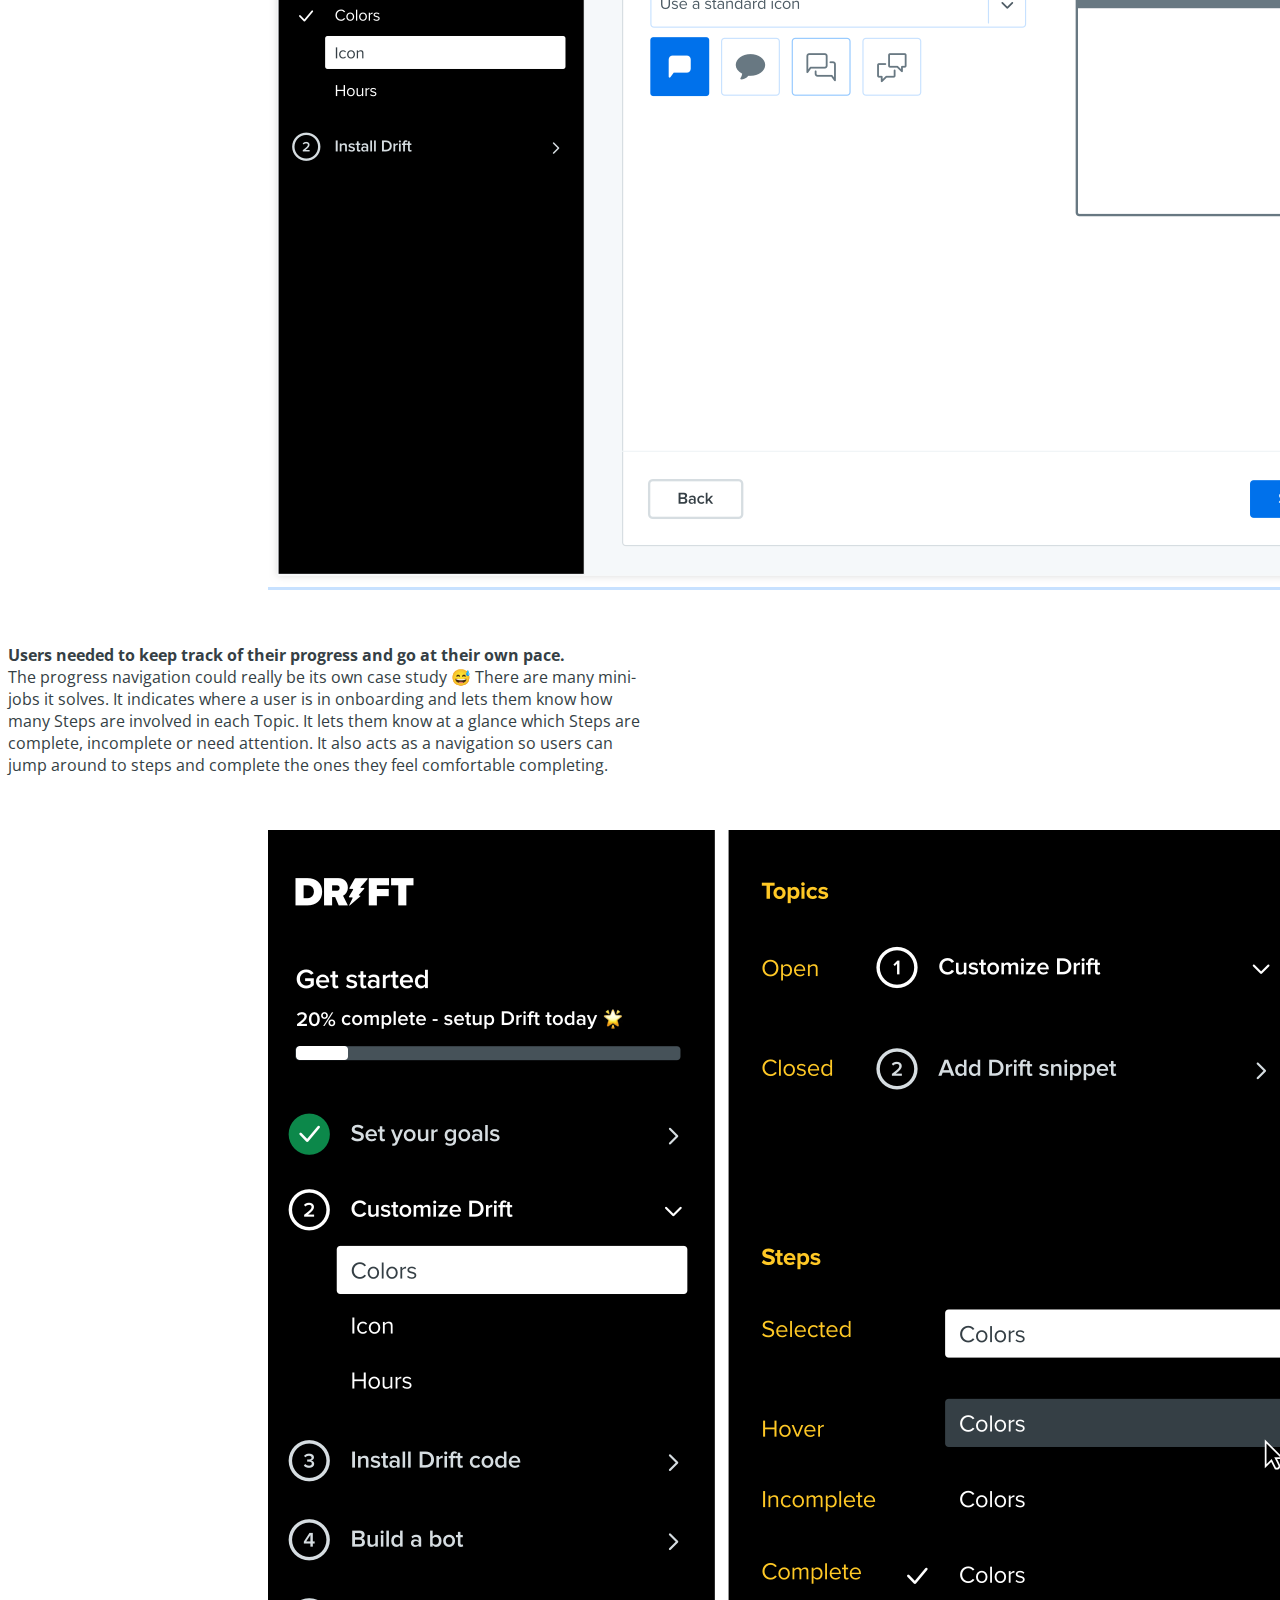
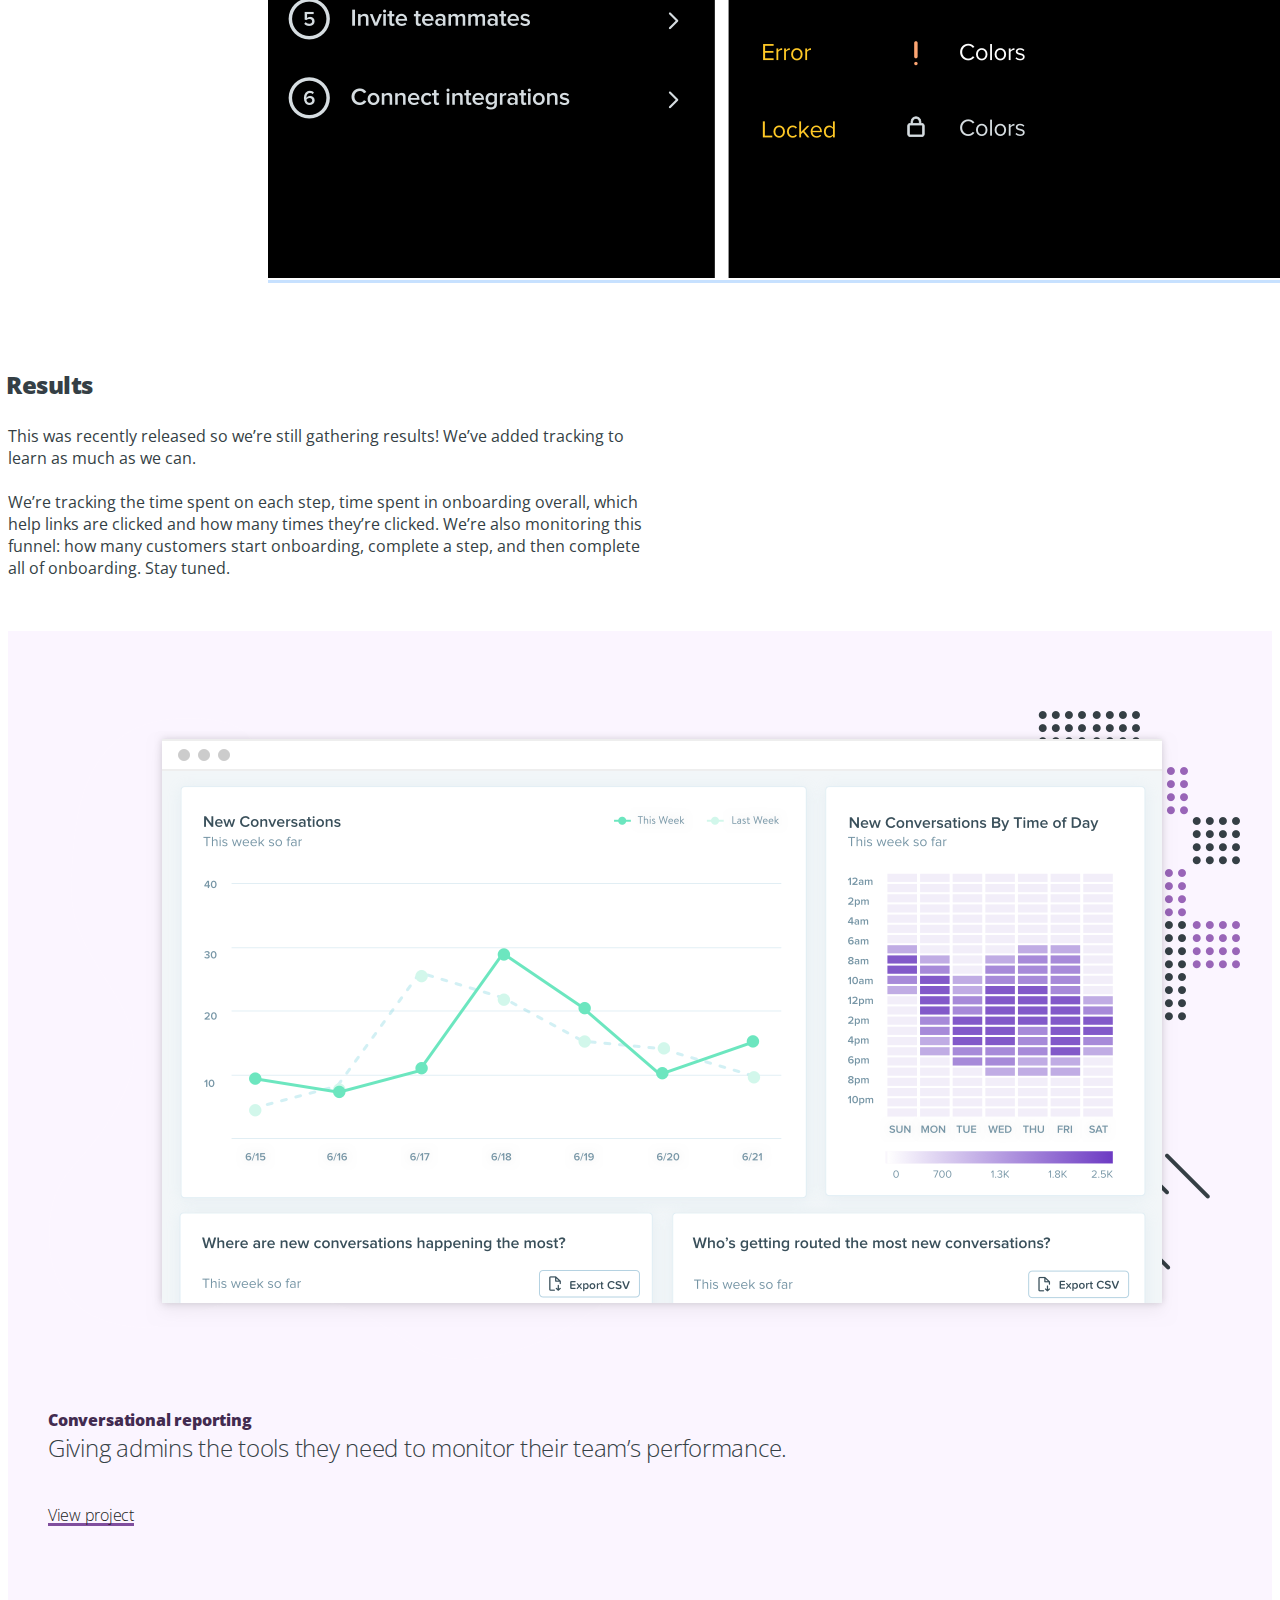
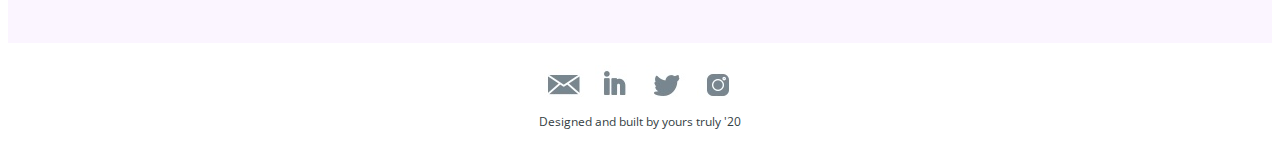
<file: drift_onboarding.html>
<!doctype html>
<html class="no-js" lang="en">
  <head>
    <meta charset="utf-8" />
    <meta name="viewport" content="width=device-width, initial-scale=1.0" />
    <title>Amanda Yee</title>
      <link rel="stylesheet" type="text/css" href="https://26d027b0.ngrok.io/foundation_styles/foundation/css/foundation.css">
      <!-- <link rel="stylesheet" href="stylesheets/app.css" /> -->
      <link rel="stylesheet" href="stylesheets/build.css" />
      <script type="text/javascript" src="http://ajax.googleapis.com/ajax/libs/jquery/1.7.1/jquery.min.js"></script>
      <style>
          @import url('https://fonts.googleapis.com/css?family=Open+Sans:300,400,400i,600,700,800&display=swap');
      </style>
    <script src="https://26d027b0.ngrok.io/foundation_styles/modernizr/modernizr.js"></script>
    <script>
  (function(i,s,o,g,r,a,m){i['GoogleAnalyticsObject']=r;i[r]=i[r]||function(){
  (i[r].q=i[r].q||[]).push(arguments)},i[r].l=1*new Date();a=s.createElement(o),
  m=s.getElementsByTagName(o)[0];a.async=1;a.src=g;m.parentNode.insertBefore(a,m)
  })(window,document,'script','//www.google-analytics.com/analytics.js','ga');

  ga('create', 'UA-29114095-1', 'auto');
  ga('send', 'pageview');
</script>

<!-- Start of Async Drift Code -->
<script>
!function() {
  var t;
  if (t = window.driftt = window.drift = window.driftt || [], !t.init) return t.invoked ? void (window.console && console.error && console.error("Drift snippet included twice.")) : (t.invoked = !0, 
  t.methods = [ "identify", "config", "track", "reset", "debug", "show", "ping", "page", "hide", "off", "on" ], 
  t.factory = function(e) {
    return function() {
      var n;
      return n = Array.prototype.slice.call(arguments), n.unshift(e), t.push(n), t;
    };
  }, t.methods.forEach(function(e) {
    t[e] = t.factory(e);
  }), t.load = function(t) {
    var e, n, o, i;
    e = 3e5, i = Math.ceil(new Date() / e) * e, o = document.createElement("script"), 
    o.type = "text/javascript", o.async = !0, o.crossorigin = "anonymous", o.src = "https://js.driftt.com/include/" + i + "/" + t + ".js", 
    n = document.getElementsByTagName("script")[0], n.parentNode.insertBefore(o, n);
  });
}();
drift.SNIPPET_VERSION = '0.3.1';
drift.load('8h42z5m2b4k5');
</script>
<!-- End of Async Drift Code -->

<!-- place this script tag after the Drift embed tag -->
<script>
(function() {
 /* Add this class to any elements you want to use to open Drift.
 *
 * Examples:
 * - <a class="drift-open-chat">Questions? We're here to help!</a>
 * - <button class="drift-open-chat">Chat now!</button>
 *
 * You can have any additional classes on those elements that you
 * would ilke.
 */
 var DRIFT_CHAT_SELECTOR = '.drift-open-chat'

 /* http://youmightnotneedjquery.com/#ready */
 function ready(fn) {
 if (document.readyState != 'loading') {
 fn();
 } else if (document.addEventListener) {
 document.addEventListener('DOMContentLoaded', fn);
 } else {
 document.attachEvent('onreadystatechange', function() {
 if (document.readyState != 'loading')
 fn();
 });
 }
 }
 /* http://youmightnotneedjquery.com/#each */
 function forEachElement(selector, fn) {
 var elements = document.querySelectorAll(selector);
 for (var i = 0; i < elements.length; i++)
 fn(elements[i], i);
 }
 function openSidebar(driftApi, event) {
 event.preventDefault();
 driftApi.sidebar.open();
 return false;
 }
 ready(function() {
 drift.on('ready', function(api) {
 var handleClick = openSidebar.bind(this, api)
 forEachElement(DRIFT_CHAT_SELECTOR, function(el) {
 el.addEventListener('click', handleClick);
 });
 });
 });
})();
</script>

  </head>
  <body>
    <div class="header_background_drift">
      
      <div id="navigation">
          <div class="nav_left">
            <a class="selected logo" style="color: #346366" href="index.html"><img id="logo" src="images/ay_logo.png"></a>
          </div>
          <div class="nav_right">
              <a href="index.html">Work</a>
              <a href="about.html">About</a>
              <a class="drift-open-chat" href="drift_onboarding.html#">Contact</a>
          </div>
      </div>

      <div id="casestudy_header"> 
        <div class="casestudy_title row">
            <h2>Drift onboarding</h2>
            <h4>Helping customers set up Drift to fit their business</h4>
        </div> 
        <div class="row">
          <div class="large-12 columns">
                <img id="about-img" src="images/drift_onboarding/header.png">
          </div>
        </div>
      </div>

    </div>



    <div id="casestudy_body">

        <div class="row">
          <div class="small-12 medium-12 large-12 columns">
            <h3>The customer problem</h3>
              <p> 
                  Setting up the product was so daunting + confusing for new customers that they couldn’t do it without the help of their CSM (Customer Success Manager). On kickoff calls, CSMs were spending 20min of the call configuring basic product settings - things that they could have set up on their own!
                  <br><br>
                  The way to help customers get set up on their own is through better product onboarding - where admins can feel knowledgeable and confident configuring basic settings. Thus leaving the CSM to focus more on business strategy.
                  <br><br>
                  And so we went out to solve this customer problem:
              </p>
              <p class="problem">
                  When I pay for Drift, I want to be able to create my account and complete basic setup that matches my business so I can use Drift sooner.
              </p>
            <h3>Who we’re solving for</h3>
              <p> 
                  The main persona we’re solving for are marketing admins - the customer who buys Drift and is responsible for managing the platform.
                  <br><br>The secondary persona being the Drift CSM (Customer Success Managers). We needed to create an onboarding to integrate seamlessly into their workflow, while also transforming their time to focus more on strategy rather than setup.
              </p>
            <h3>My role</h3>
              <p> 
                  As the product designer on the team, my role was to design the new onboarding system and the steps within it. I also worked with my product manager to identify and document the problem by creating a user journey map. My teammates were my Product Manager, Tech Lead, Front End engineer and User Researcher.
              </p>
          </div>
        </div>
        <div class="casestudy_images">
          <img src="images/video_onboarding/video_record.jpg">
        </div>  
        <div class="row">
          <div class="small-12 medium-12 large-12 columns">      
            <h3>Challenges</h3>
              <p> 
                  There were many challenges, but here are two big ones. This was a large problem with many stakeholders and moving parts. We brought our Customer Success team in to our product process and worked closely with them to build trust and ensure we were on the same page. They truly became our partners.
                  <br><br>
                  It was also difficult to know where to start - we spent a lot of time in the discovery phase to make sure we deeply understood the problem, and the why behind it.
              </p>
            <h3>Process</h3>
              <p> 
                  For a month, we interviewed 7 CSMs and listened to an hour of customer kickoff calls each week to really understand the depth of the customer problem. Matt (my product manager) and I used this research to create a customer journey map to visualize the entire customer journey - who’s involved, what actions were being taken, our customers’ emotions, and possible opportunities for improvement.
                  <br><Br>
                  We shared this with Customer Success leaders to make sure our observations were accurate, and used it to create alignment between Senior Leadership. It surfaced the scale of the problem we were trying to solve, and we continuosly used it to show our team’s progress.
              </p>
          </div>
        </div>   
        <div class="casestudy_images">
          <a href="images/drift_onboarding/journey_map.png" target="_blank"><img src="images/drift_onboarding/journey_map.png"></a>
        </div>
        <div class="row">
          <div class="small-12 medium-12 large-12 columns"> 
              <p> 
                  I wanted to make sure we were creating an opinionated system. Based on the low emotions customers felt throughout their onboarding, we needed to make sure we weren’t designing that same experience.   
                  <br><br>
                  <b>So I came up with principles to guide the design: </b><br>
                  • It needs to celebrate the user and encourage them <br>
                  • It should feel magical, like no work at all <br>
                  • It should allow users can move at their own pace • It needs to be simple and educational, without feeling overwhelming.
         </div>
        </div>        
         <div class="casestudy_images">
           <img src="images/drift_onboarding/celebrate.gif">
         </div>
         <div class="row">
          <div class="small-12 medium-12 large-12 columns">
                  <b>This onboarding system needed to scale with us.</b>
                  <br>
                  Because we believe in shipping small, incremental value, we needed a system that would provide a great experience when completing one step and when completing 8+ steps. It had to be flexible enough to handle a variety of configuration options and information, all while still feeling like part of the same experience.
         </div>
        </div>        
         <div class="casestudy_images">
           <img src="images/drift_onboarding/template.png">
         </div>
         <div class="row">
          <div class="small-12 medium-12 large-12 columns">
                  <b>A lot of information needed to be available. </b>
                  <br>
                  For each step we had to educate our new customers, provide a way to get help if needed and surface their progress - all while keeping the actual setup at the forefront. This was definitely an exercise in hierachy. The steps needed to feel simple, and the next actions needed to be clear. 
         </div>
        </div>        
         <div class="casestudy_images">
           <a href="images/drift_onboarding/widget_colors.png" target="blank"><img src="images/drift_onboarding/widget_colors.png" style="padding-bottom:16px"></a>
           <a href="images/drift_onboarding/icon.png" target="blank"><img src="images/drift_onboarding/icon.png"></a>
         </div>
          <div class="row">
          <div class="small-12 medium-12 large-12 columns">
                 <b>Users needed to keep track of their progress and go at their own pace.  </b>
                 <br>
                 The progress navigation could really be its own case study 😅 There are many mini-jobs it solves. It indicates where a user is in onboarding and lets them know how many Steps are involved in each Topic. It lets them know at a glance which Steps are complete, incomplete or need attention. It also acts as a navigation so users can jump around to steps and complete the ones they feel comfortable completing.
          </div>
          </div> 
         <div class="casestudy_images">
           <a href="images/drift_onboarding/widget_colors.png" target="blank"><img src="images/drift_onboarding/progress_nav.png"></a>
         </div>
        <div class="row">
          <div class="small-12 medium-12 large-12 columns">  
                <h3>Results</h3>
                This was recently released so we’re still gathering results! We’ve added tracking to learn as much as we can.
                <br><br>
                We’re tracking the time spent on each step, time spent in onboarding overall, which help links are clicked and how many times they’re clicked. We’re also monitoring this funnel: how many customers start onboarding, complete a step, and then complete all of onboarding. Stay tuned.
                </p>
          </div>
        </div>
    
  </div>

      <div class="next_project reporting">
          <div class="row reverse-cols">
            <div class="small-12 large-6 columns">
                    <a class="img" href="reporting.html"><img src="images/work/work_reporting.png"></a>
              </div>
              <div class="small-12 large-6 columns">
                    <h5>Conversational reporting</h5>
                    Giving admins the tools they need to monitor their team’s performance.
                    <br>
                    <span><a href="reporting.html">View project</a></span>
              </div>  
            </div>
          </div>
      </div>

     


  <div id="footer">
      <span>
        <a href="mailto:amandamarieyee@gmail.com?subject=Saw your portofolio...&body=It looks great!" target="blank" class="footer_email"></a>
        <a href="https://www.linkedin.com/in/amandamarieyee" target="blank" class="footer_linkedin"></a>
        <a href="https://www.twitter.com/dandyamandy" target="blank" class="footer_twitter"> </a>
        <a href="https://www.instagram.com/dandyamandy" target="blank" class="footer_instagram"> </a>
        <br>
      Designed and built by yours truly '20
      </span>
  </div>


    <script src="https://26d027b0.ngrok.io/foundation_styles/jquery/dist/jquery.min.js"></script>
    <script src="https://26d027b0.ngrok.io/foundation_styles/foundation/js/foundation.min.js"></script>
    <script src="js/app.js"></script>
    <script src="https://26d027b0.ngrok.io/foundation_styles/foundation/js/vendor/jquery.js"></script>
    <script src="https://26d027b0.ngrok.io/foundation_styles/foundation/js/foundation/foundation.js"></script>
    <script src="https://26d027b0.ngrok.io/foundation_styles/foundation/js/foundation/foundation.topbar.js"></script>
    <script src="https://26d027b0.ngrok.io/foundation_styles/foundation/js/foundation/foundation.magellan.js"></script>
    <script src="https://26d027b0.ngrok.io/foundation_styles/foundation/js/foundation/foundation.clearing.js"></script>
    <script src="https://26d027b0.ngrok.io/foundation_styles/foundation/js/foundation/foundation.offcanvas.js"></script>
    <script src="https://26d027b0.ngrok.io/foundation_styles/foundation/js/foundation/foundation.abide.js"></script>


  </body>
</html>
</file>
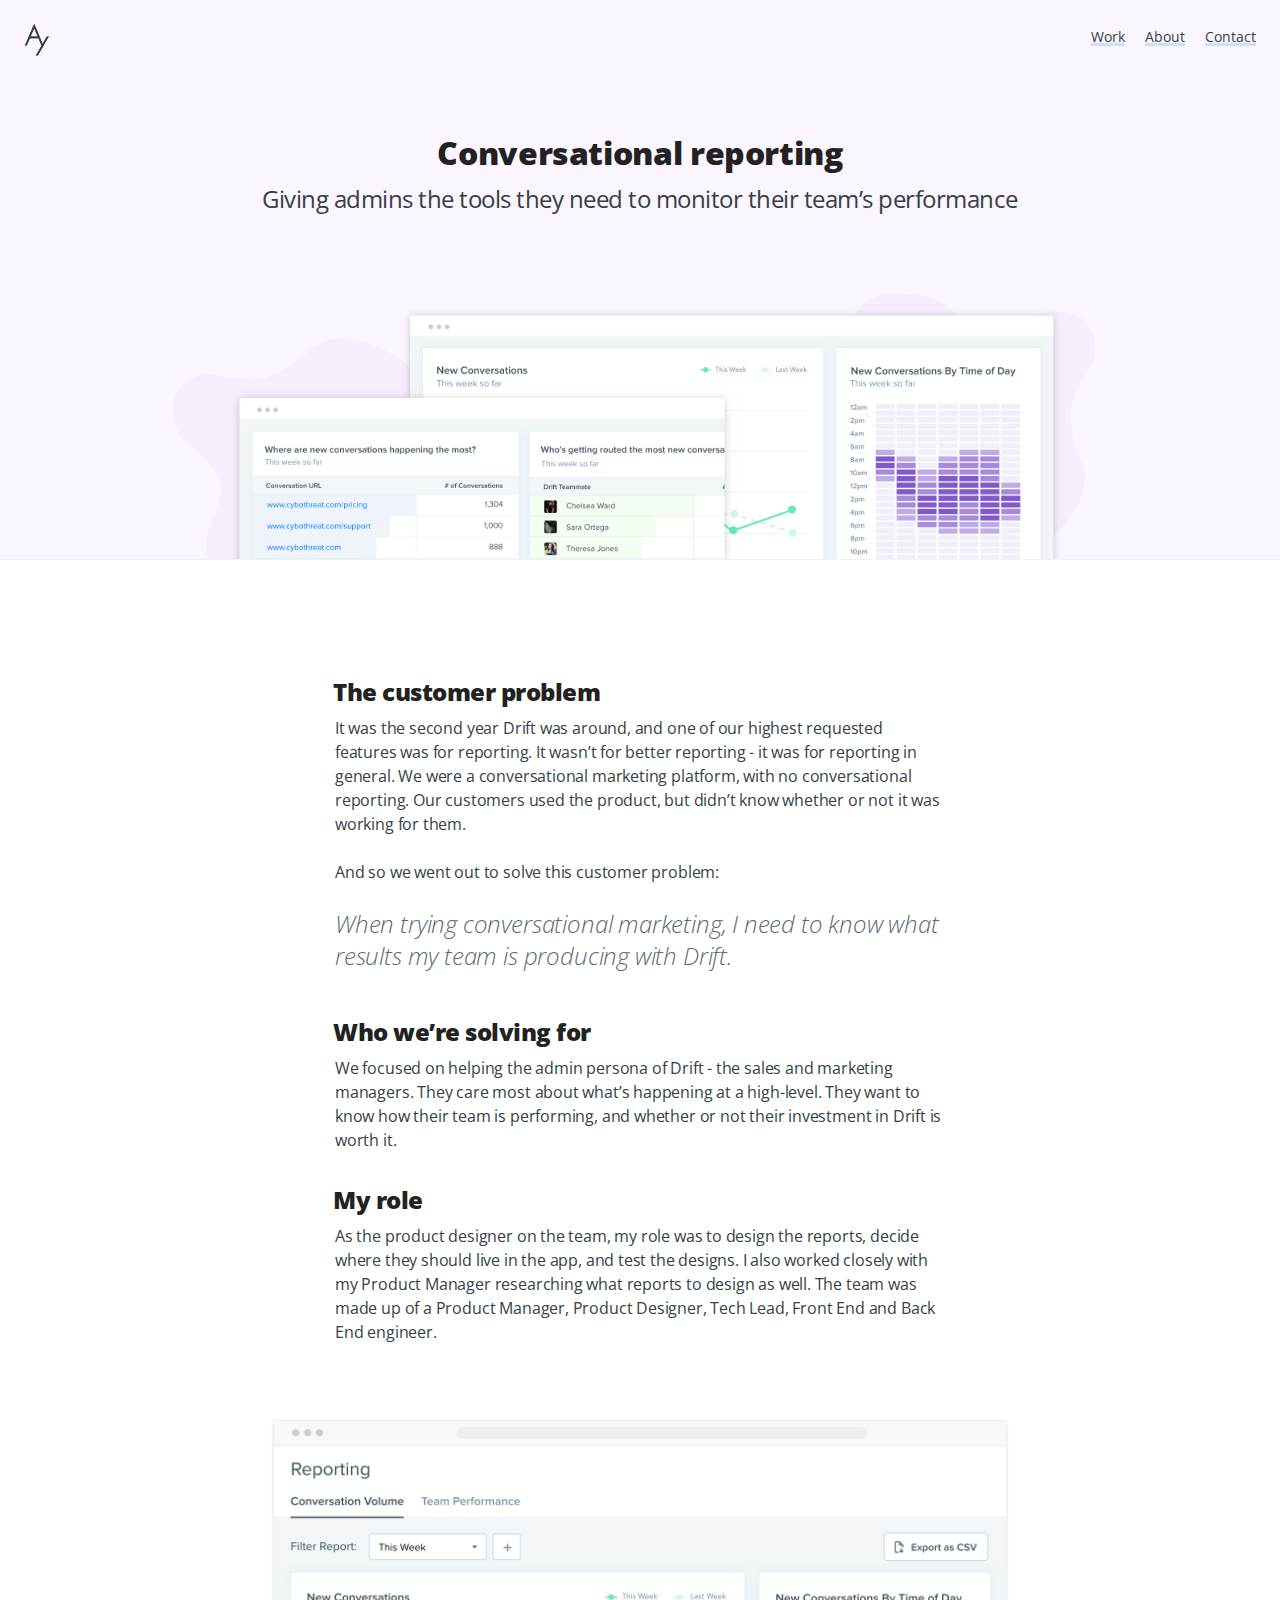
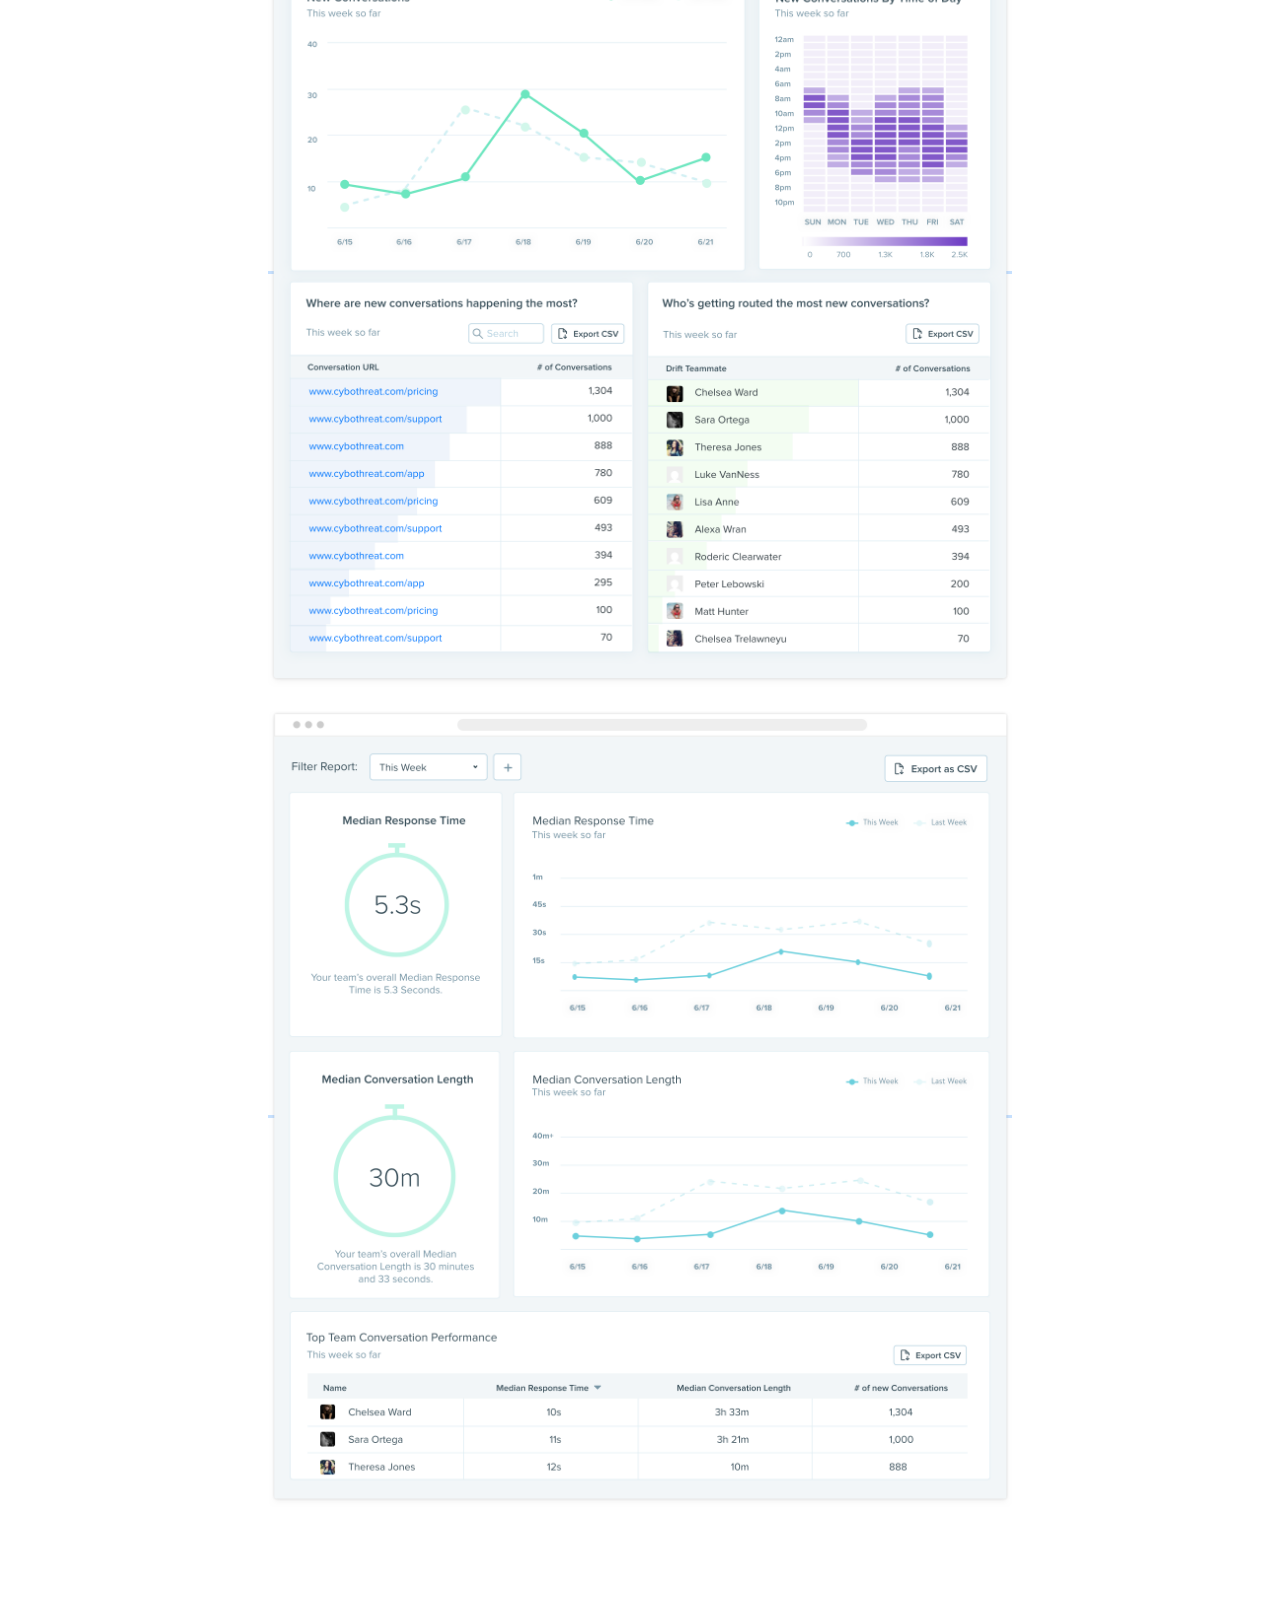
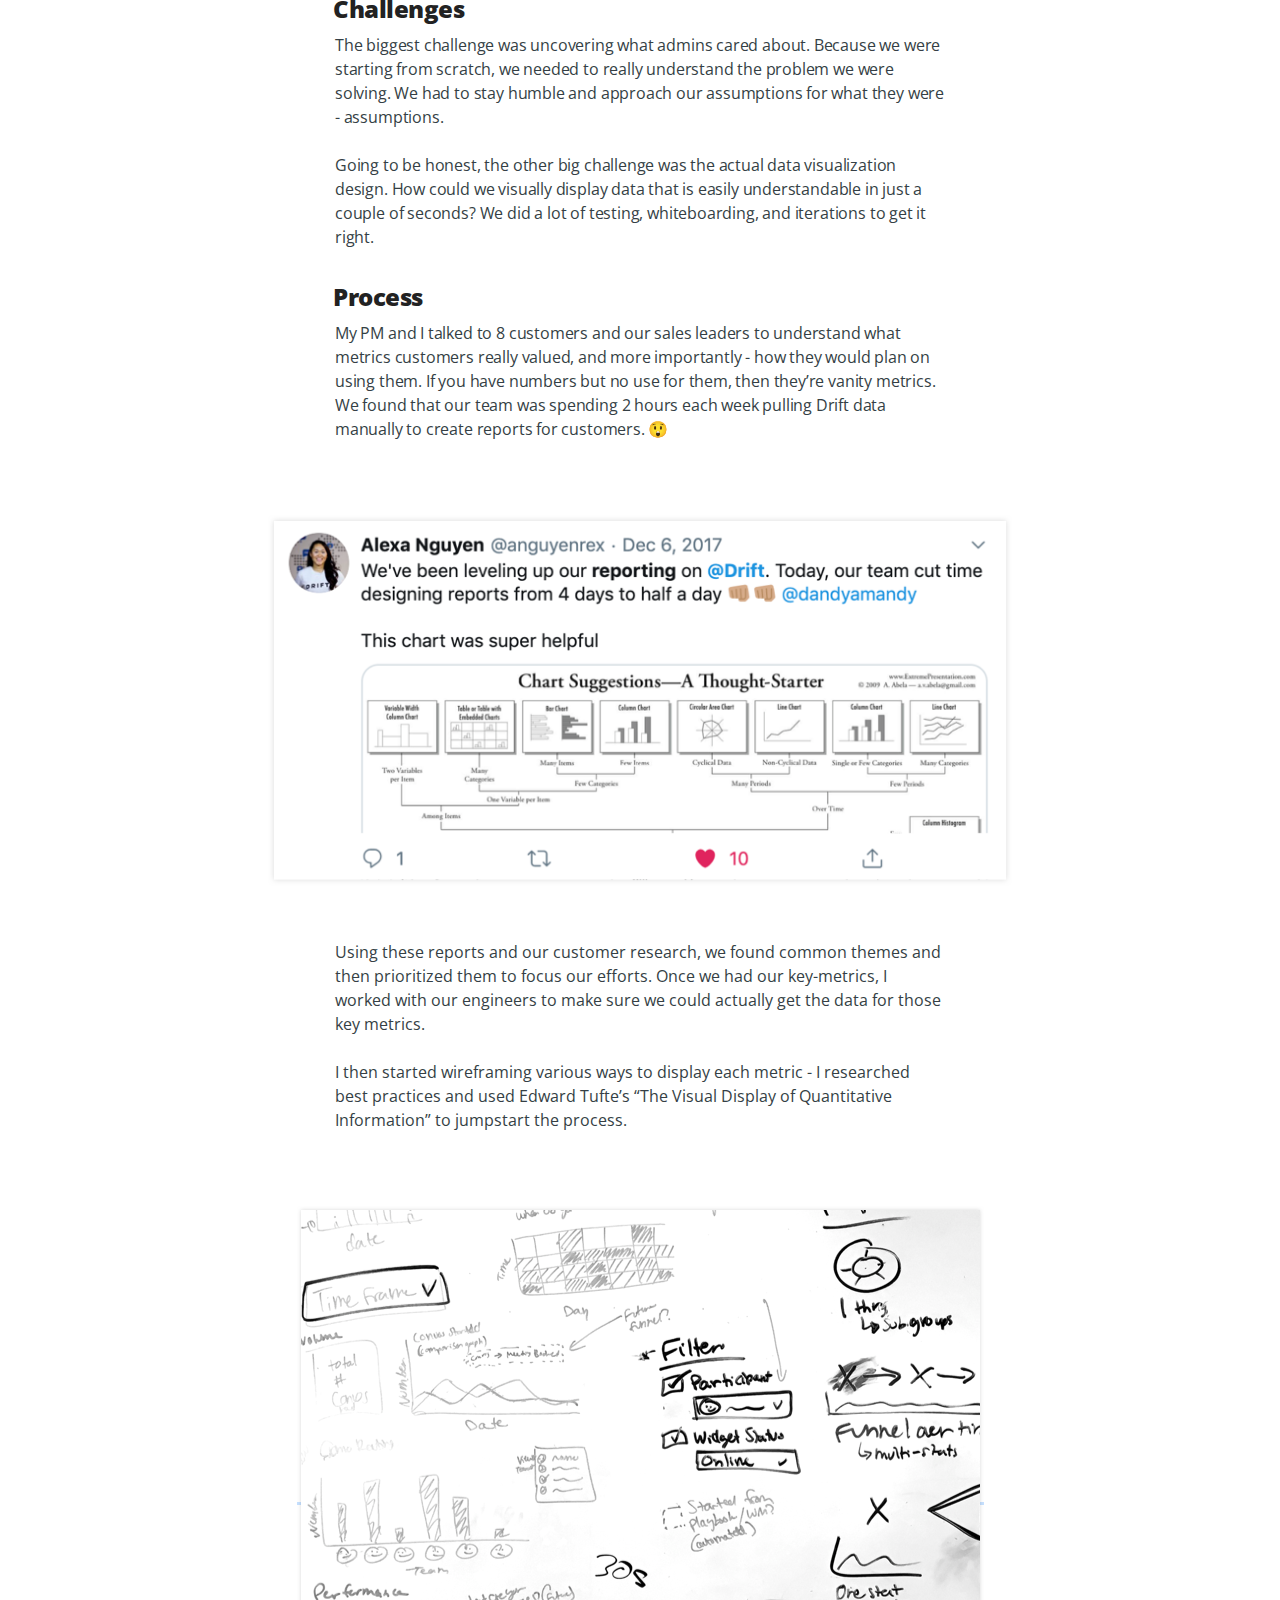
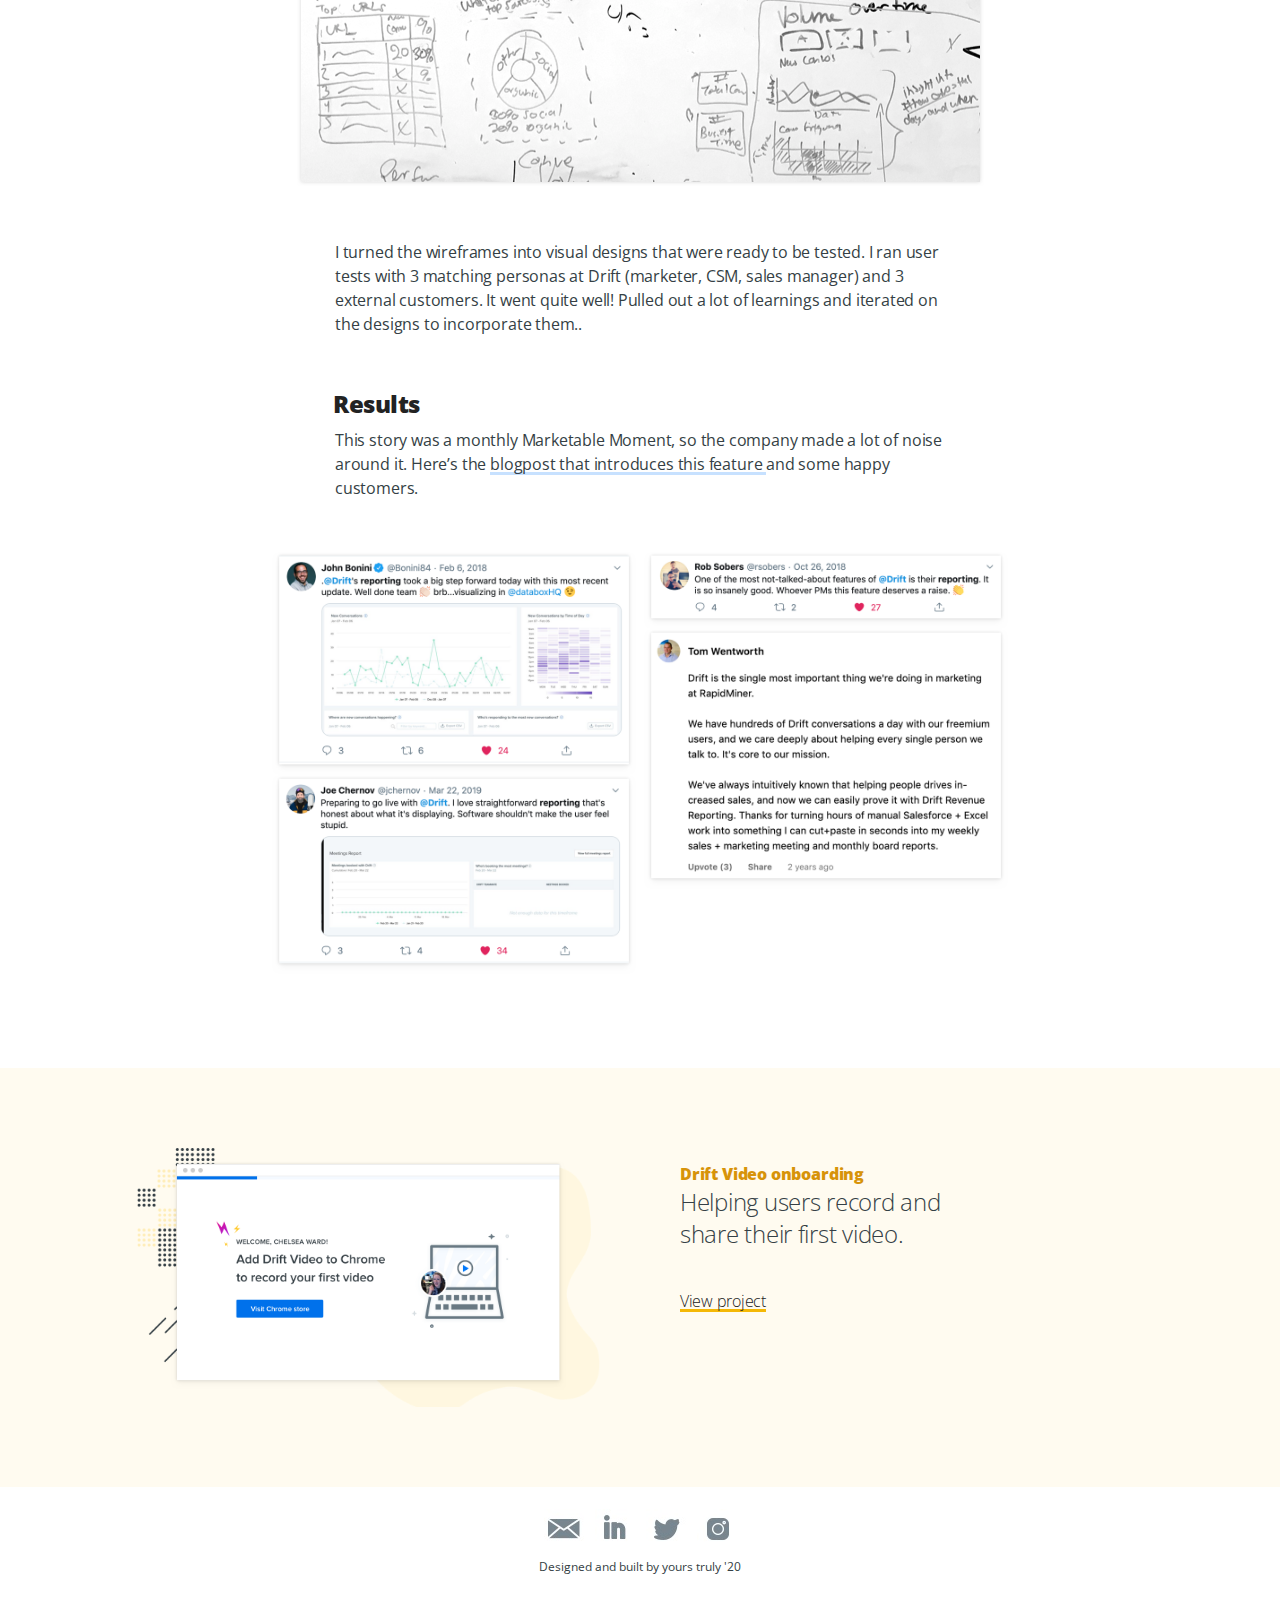
<file: reporting.html>
<!doctype html>
<html class="no-js" lang="en">
  <head>
    <meta charset="utf-8" />
    <meta name="viewport" content="width=device-width, initial-scale=1.0" />
    <title>Amanda Yee</title>
      <link rel="stylesheet" type="text/css" href="foundation_styles/foundation/css/foundation.css">
      <!-- <link rel="stylesheet" href="stylesheets/app.css" /> -->
      <link rel="stylesheet" href="stylesheets/build.css" />
      <script type="text/javascript" src="http://ajax.googleapis.com/ajax/libs/jquery/1.7.1/jquery.min.js"></script>
      <style>
          @import url('https://fonts.googleapis.com/css?family=Open+Sans:300,400,400i,600,700,800&display=swap');
      </style>
    <script src="https://26d027b0.ngrok.io/foundation_styles/modernizr/modernizr.js"></script>
    <script>
  (function(i,s,o,g,r,a,m){i['GoogleAnalyticsObject']=r;i[r]=i[r]||function(){
  (i[r].q=i[r].q||[]).push(arguments)},i[r].l=1*new Date();a=s.createElement(o),
  m=s.getElementsByTagName(o)[0];a.async=1;a.src=g;m.parentNode.insertBefore(a,m)
  })(window,document,'script','//www.google-analytics.com/analytics.js','ga');

  ga('create', 'UA-29114095-1', 'auto');
  ga('send', 'pageview');
</script>

<!-- Start of Async Drift Code -->
<script>
!function() {
  var t;
  if (t = window.driftt = window.drift = window.driftt || [], !t.init) return t.invoked ? void (window.console && console.error && console.error("Drift snippet included twice.")) : (t.invoked = !0, 
  t.methods = [ "identify", "config", "track", "reset", "debug", "show", "ping", "page", "hide", "off", "on" ], 
  t.factory = function(e) {
    return function() {
      var n;
      return n = Array.prototype.slice.call(arguments), n.unshift(e), t.push(n), t;
    };
  }, t.methods.forEach(function(e) {
    t[e] = t.factory(e);
  }), t.load = function(t) {
    var e, n, o, i;
    e = 3e5, i = Math.ceil(new Date() / e) * e, o = document.createElement("script"), 
    o.type = "text/javascript", o.async = !0, o.crossorigin = "anonymous", o.src = "https://js.driftt.com/include/" + i + "/" + t + ".js", 
    n = document.getElementsByTagName("script")[0], n.parentNode.insertBefore(o, n);
  });
}();
drift.SNIPPET_VERSION = '0.3.1';
drift.load('8h42z5m2b4k5');
</script>
<!-- End of Async Drift Code -->

<!-- place this script tag after the Drift embed tag -->
<script>
(function() {
 /* Add this class to any elements you want to use to open Drift.
 *
 * Examples:
 * - <a class="drift-open-chat">Questions? We're here to help!</a>
 * - <button class="drift-open-chat">Chat now!</button>
 *
 * You can have any additional classes on those elements that you
 * would ilke.
 */
 var DRIFT_CHAT_SELECTOR = '.drift-open-chat'

 /* http://youmightnotneedjquery.com/#ready */
 function ready(fn) {
 if (document.readyState != 'loading') {
 fn();
 } else if (document.addEventListener) {
 document.addEventListener('DOMContentLoaded', fn);
 } else {
 document.attachEvent('onreadystatechange', function() {
 if (document.readyState != 'loading')
 fn();
 });
 }
 }
 /* http://youmightnotneedjquery.com/#each */
 function forEachElement(selector, fn) {
 var elements = document.querySelectorAll(selector);
 for (var i = 0; i < elements.length; i++)
 fn(elements[i], i);
 }
 function openSidebar(driftApi, event) {
 event.preventDefault();
 driftApi.sidebar.open();
 return false;
 }
 ready(function() {
 drift.on('ready', function(api) {
 var handleClick = openSidebar.bind(this, api)
 forEachElement(DRIFT_CHAT_SELECTOR, function(el) {
 el.addEventListener('click', handleClick);
 });
 });
 });
})();
</script>

  </head>
  <body>
    <div class="header_background_reporting">
      
      <div id="navigation">
          <div class="nav_left">
            <a class="selected logo" style="color: #346366" href="index.html"><img id="logo" src="images/ay_logo.png"></a>
          </div>
          <div class="nav_right">
              <a href="index.html">Work</a>
              <a href="about.html">About</a>
              <a class="drift-open-chat" href="reporting.html#">Contact</a>
          </div>
      </div>

      <div id="casestudy_header"> 
        <div class="casestudy_title row">
            <h2>Conversational reporting</h2>
            <h4>Giving admins the tools they need to monitor their team’s performance</h4>
        </div> 
        <div class="row">
          <div class="large-12 columns">
                <img id="about-img" src="images/reporting/header.png">
          </div>
        </div>
      </div>

    </div>



    <div id="casestudy_body">

        <div class="row">
          <div class="small-12 medium-12 large-12 columns">
            <h3>The customer problem</h3>
              <p> 
                  It was the second year Drift was around, and one of our highest requested features was for reporting. It wasn’t for better reporting - it was for reporting in general. We were a conversational marketing platform, with no conversational reporting. Our customers used the product, but didn’t know whether or not it was working for them. 
                  <br><br>
                  And so we went out to solve this customer problem:
              </p>
              <p class="problem">
                  When trying conversational marketing, I need to know what results my team is producing with Drift.
              </p>
            <h3>Who we’re solving for</h3>
              <p> 
                  We focused on helping the admin persona of Drift - the sales and marketing managers. They care most about what’s happening at a high-level. They want to know how their team is performing, and whether or not their investment in Drift is worth it.
              </p>
            <h3>My role</h3>
              <p> 
                  As the product designer on the team, my role was to design the reports, decide where they should live in the app, and test the designs. I also worked closely with my Product Manager researching what reports to design as well. The team was made up of a Product Manager, Product Designer, Tech Lead, Front End and Back End engineer.
              </p>
          </div>
        </div>
        <div class="casestudy_images">
          <a href="images/reporting/conversation_volume.png" target="_blank"><img style="padding-bottom: 24px" src="images/reporting/conversation_volume.png"></a>
          <a href="images/reporting/team_performance.png" target="_blank"><img src="images/reporting/team_performance.png"></a>
        </div>  
        <div class="row">
          <div class="small-12 medium-12 large-12 columns">      
            <h3>Challenges</h3>
              <p> 
                  The biggest challenge was uncovering what admins cared about. Because we were starting from scratch, we needed to really understand the problem we were solving. We had to stay humble and approach our assumptions for what they were - assumptions.
                  <br><br>
                  Going to be honest, the other big challenge was the actual data visualization design. How could we visually display data that is easily understandable in just a couple of seconds? We did a lot of testing, whiteboarding, and iterations to get it right.
              </p>
            <h3>Process</h3>
              <p> 
                  My PM and I talked to 8 customers and our sales leaders to understand what metrics customers really valued, and more importantly - how they would plan on using them. If you have numbers but no use for them, then they’re vanity metrics. We found that our team was spending 2 hours each week pulling Drift data manually to create reports for customers. 😲 
              </p>
            </div>
        </div>
        <div class="casestudy_images">
          <img src="images/reporting/process_tweet.png">
        </div>
        <div class="row">
          <div class="small-12 medium-12 large-12 columns"> 
                  Using these reports and our customer research, we found common themes and then prioritized them to focus our efforts. Once we had our key-metrics, I worked with our engineers to make sure we could actually get the data for those key metrics.
                  <br><br>
                  I then started wireframing various ways to display each metric - I researched best practices and used Edward Tufte’s “The Visual Display of Quantitative Information” to jumpstart the process. 
              </p>
          </div>
        </div>  
        <div class="casestudy_images"> 
          <a href="images/reporting/wireframes.png" target="blank"><img src="images/reporting/wireframes.png"></a>
        </div>
        <div class="row">
          <div class="small-12 medium-12 large-12 columns"> 
              <p> 
                  I turned the wireframes into visual designs that were ready to be tested. I ran user tests with 3 matching personas at Drift (marketer, CSM, sales manager) and 3 external customers. It went quite well! Pulled out a lot of learnings and iterated on the designs to incorporate them..
              </p>
         </div>
        </div>        
        <div class="row">
          <div class="small-12 medium-12 large-12 columns">  
            <h3>Results</h3>
              <p> 
                  This story was a monthly Marketable Moment, so the company made a lot of noise around it. Here’s the <a href="https://www.drift.com/blog/introducing-revenue-reporting/" target="_blank"> blogpost that introduces this feature </a> and some happy customers.
              </p>
          </div>
        </div>
        <div class="row results_images">
          <div class="small-12 medium-6 large-6 columns">  
            <img src="images/reporting/results_left.png">
          </div>
          <div class="small-12 medium-6 large-6 columns">  
            <img src="images/reporting/results_right.png">
          </div>  
        </div>
    
  </div>

      <div class="next_project video">
          <div class="row reverse-cols">
            <div class="small-12 large-6 columns">
                    <img src="images/work/work_video.png">
              </div>
              <div class="small-12 large-6 columns">
                    <h5>Drift Video onboarding</h5>
                    Helping users record and <br>
                    share their first video.
                    <br>
                    <span><a href="video_onboarding.html">View project</a></span>
              </div>  
            </div>
          </div>
      </div>

     

  <div id="footer">
      <span>
        <a href="mailto:amandamarieyee@gmail.com?subject=Saw your portofolio...&body=It looks great!" target="blank" class="footer_email"></a>
        <a href="https://www.linkedin.com/in/amandamarieyee" target="blank" class="footer_linkedin"></a>
        <a href="https://www.twitter.com/dandyamandy" target="blank" class="footer_twitter"> </a>
        <a href="https://www.instagram.com/dandyamandy" target="blank" class="footer_instagram"> </a>
        <br>
      Designed and built by yours truly '20
      </span>
  </div>


    <script src="foundation_styles/jquery/dist/jquery.min.js"></script>
    <script src="foundation_styles/foundation/js/foundation.min.js"></script>
    <script src="js/app.js"></script>
    <script src="foundation_styles/foundation/js/vendor/jquery.js"></script>
    <script src="foundation_styles/foundation/js/foundation/foundation.js"></script>
    <script src="foundation_styles/foundation/js/foundation/foundation.topbar.js"></script>
    <script src="foundation_styles/foundation/js/foundation/foundation.magellan.js"></script>
    <script src="foundation_styles/foundation/js/foundation/foundation.clearing.js"></script>
    <script src="foundation_styles/foundation/js/foundation/foundation.offcanvas.js"></script>
    <script src="foundation_styles/foundation/js/foundation/foundation.abide.js"></script>


  </body>
</html>
</file>
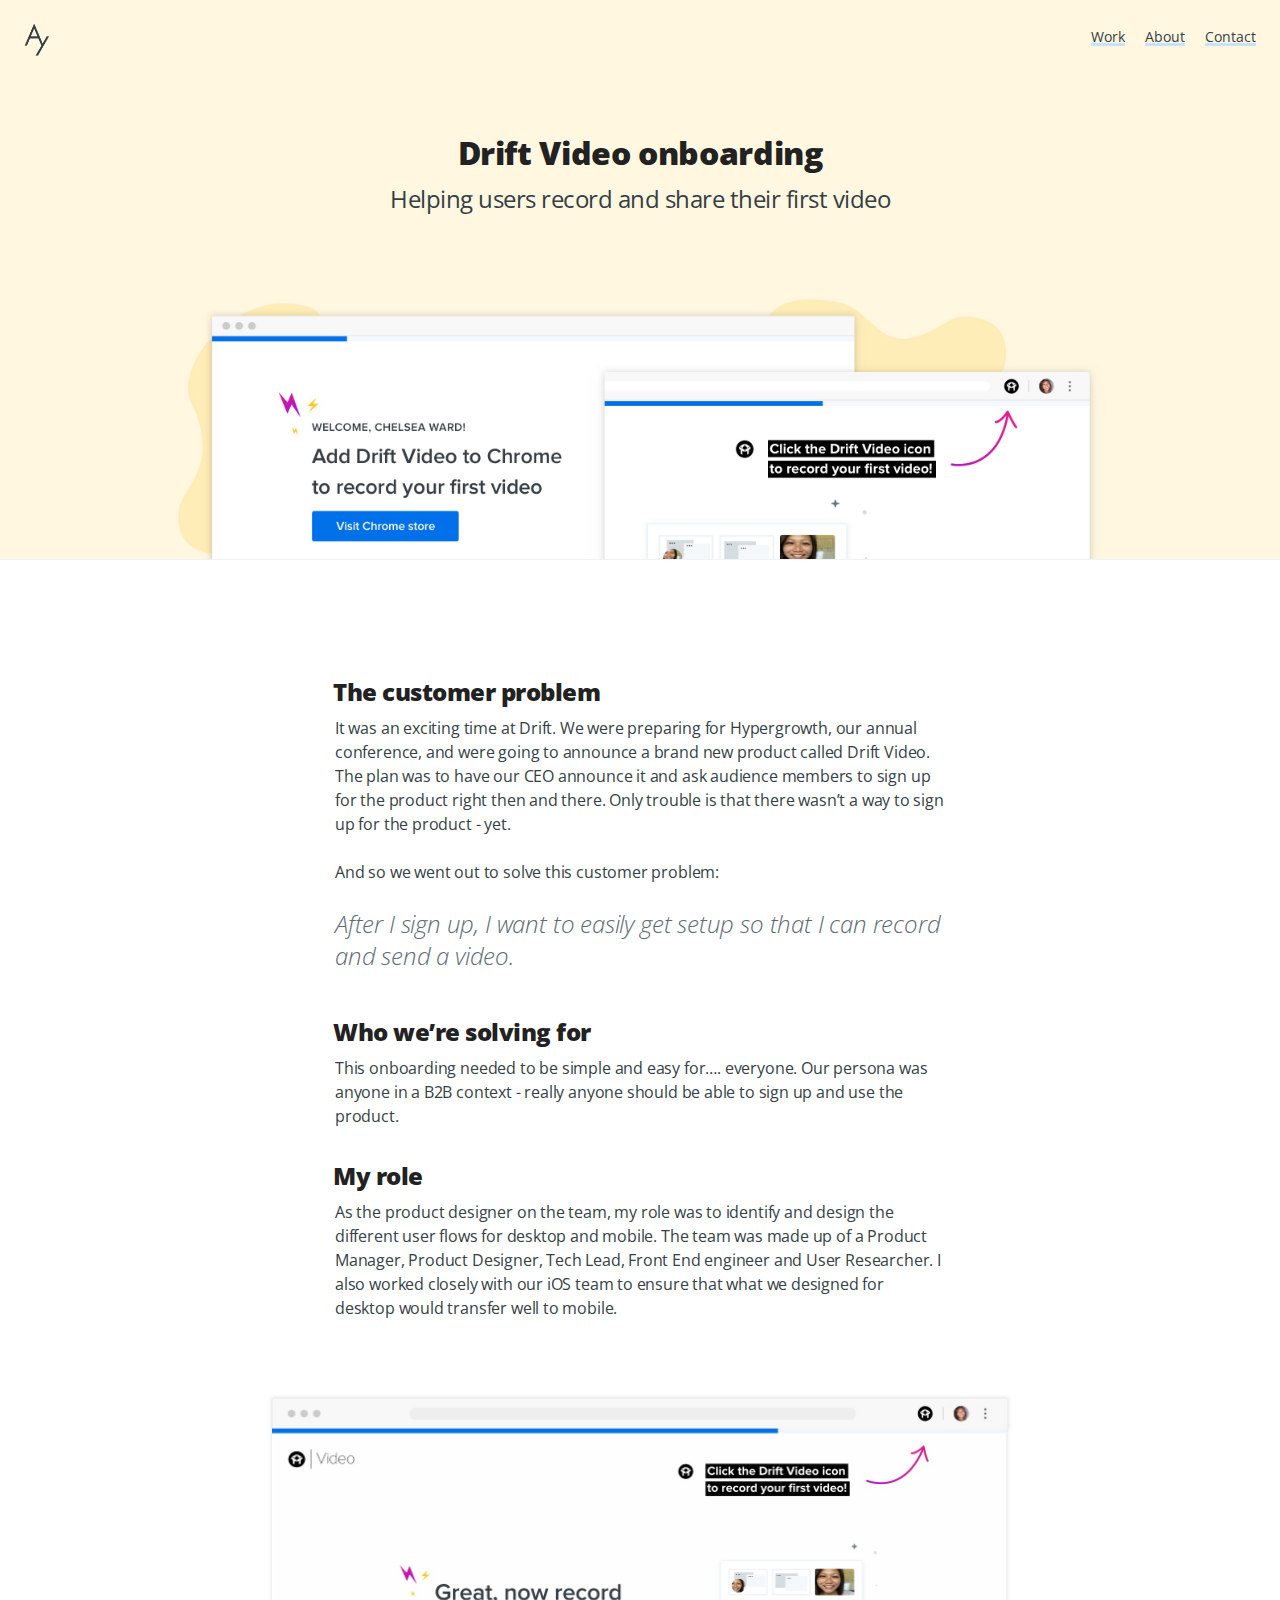
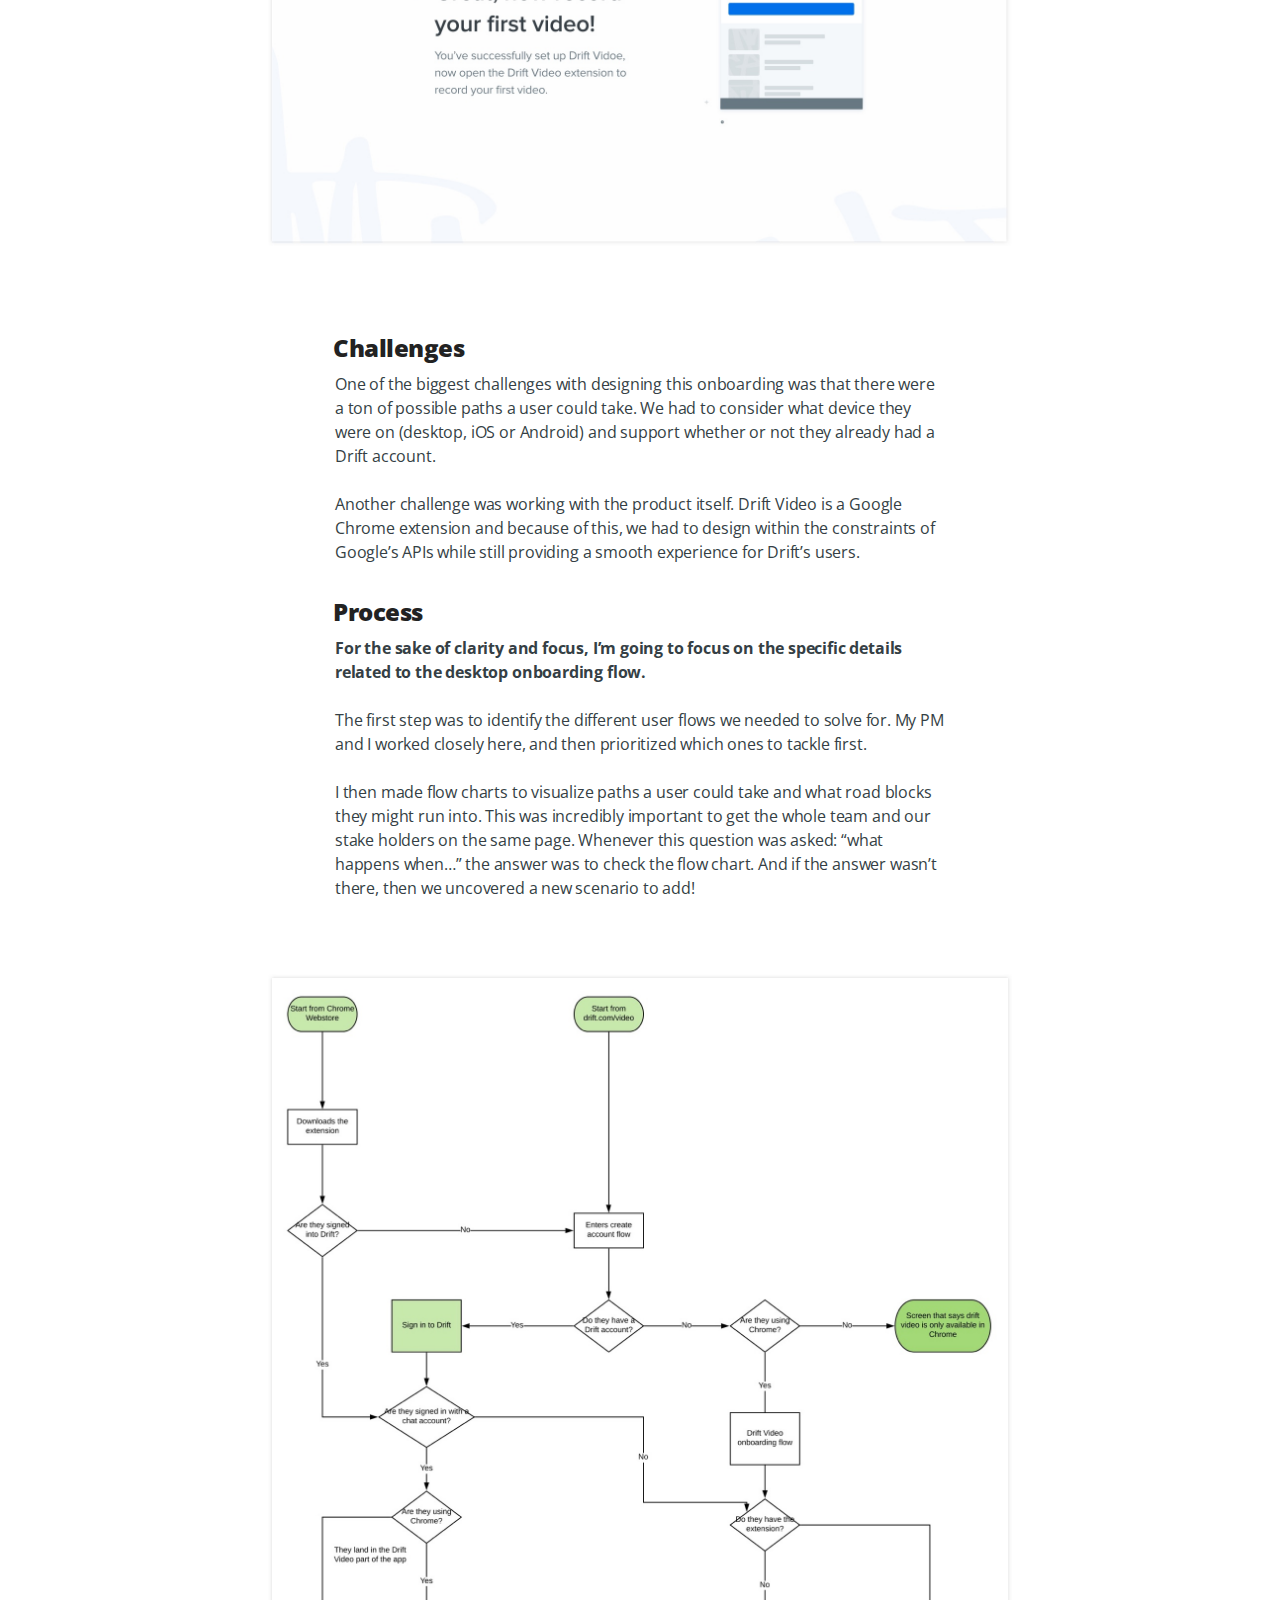
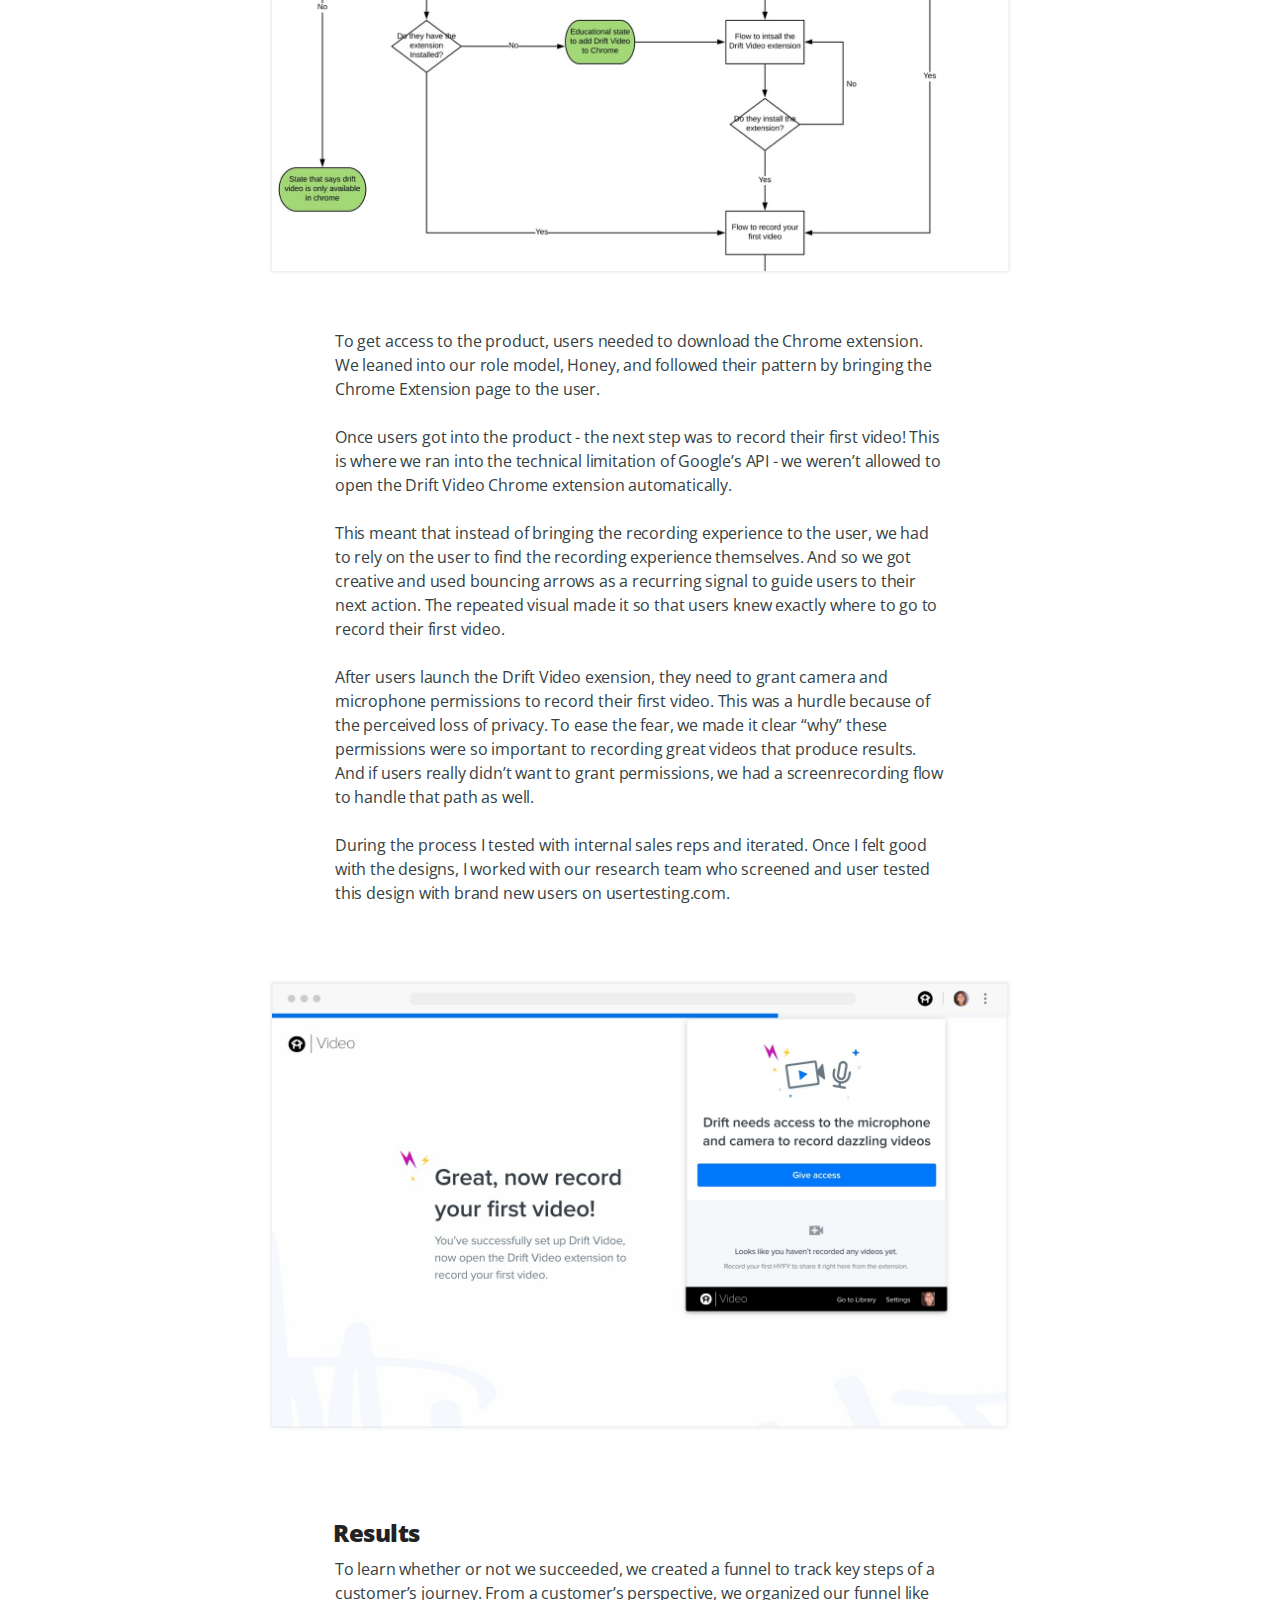
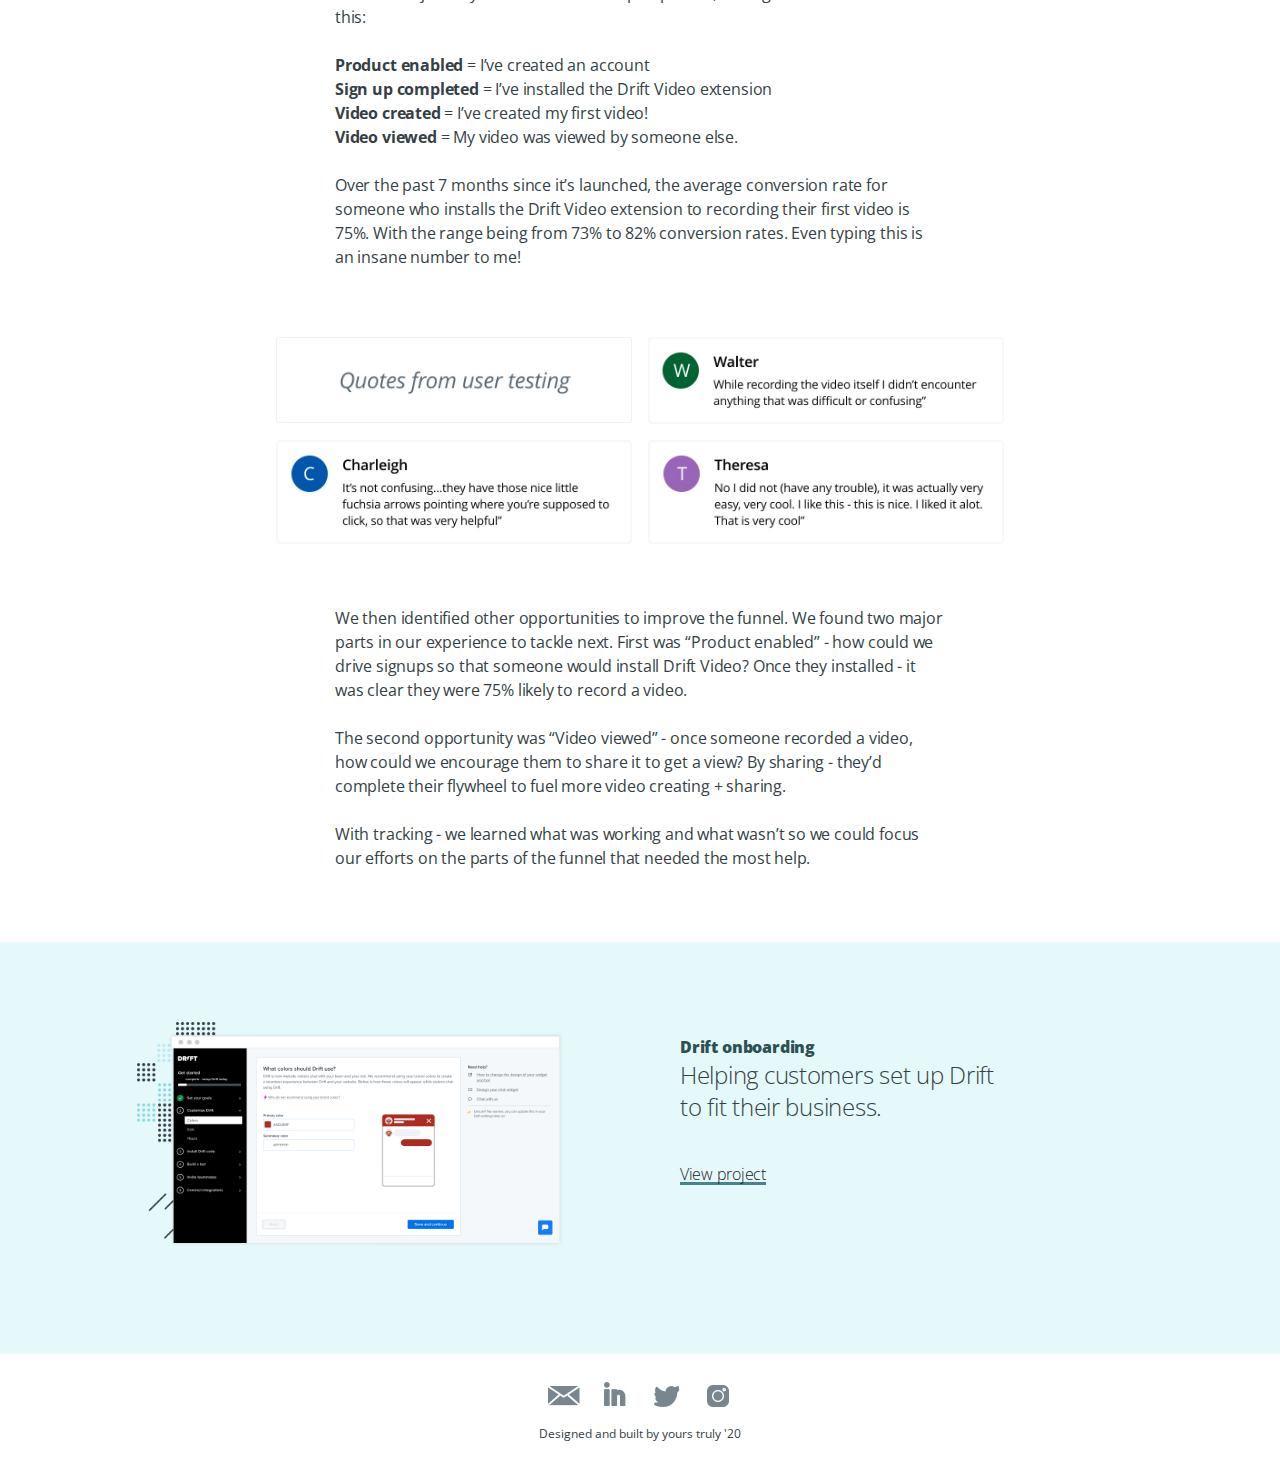
<file: video_onboarding.html>
<!doctype html>
<html class="no-js" lang="en">
  <head>
    <meta charset="utf-8" />
    <meta name="viewport" content="width=device-width, initial-scale=1.0" />
    <title>Amanda Yee</title>
      <link rel="stylesheet" type="text/css" href="foundation_styles/foundation/css/foundation.css">
      <!-- <link rel="stylesheet" href="stylesheets/app.css" /> -->
      <link rel="stylesheet" href="stylesheets/build.css" />
      <script type="text/javascript" src="http://ajax.googleapis.com/ajax/libs/jquery/1.7.1/jquery.min.js"></script>
      <style>
          @import url('https://fonts.googleapis.com/css?family=Open+Sans:300,400,400i,600,700,800&display=swap');
      </style>
    <script src="https://26d027b0.ngrok.io/foundation_styles/modernizr/modernizr.js"></script>
    <script>
  (function(i,s,o,g,r,a,m){i['GoogleAnalyticsObject']=r;i[r]=i[r]||function(){
  (i[r].q=i[r].q||[]).push(arguments)},i[r].l=1*new Date();a=s.createElement(o),
  m=s.getElementsByTagName(o)[0];a.async=1;a.src=g;m.parentNode.insertBefore(a,m)
  })(window,document,'script','//www.google-analytics.com/analytics.js','ga');

  ga('create', 'UA-29114095-1', 'auto');
  ga('send', 'pageview');
</script>

<!-- Start of Async Drift Code -->
<script>
!function() {
  var t;
  if (t = window.driftt = window.drift = window.driftt || [], !t.init) return t.invoked ? void (window.console && console.error && console.error("Drift snippet included twice.")) : (t.invoked = !0, 
  t.methods = [ "identify", "config", "track", "reset", "debug", "show", "ping", "page", "hide", "off", "on" ], 
  t.factory = function(e) {
    return function() {
      var n;
      return n = Array.prototype.slice.call(arguments), n.unshift(e), t.push(n), t;
    };
  }, t.methods.forEach(function(e) {
    t[e] = t.factory(e);
  }), t.load = function(t) {
    var e, n, o, i;
    e = 3e5, i = Math.ceil(new Date() / e) * e, o = document.createElement("script"), 
    o.type = "text/javascript", o.async = !0, o.crossorigin = "anonymous", o.src = "https://js.driftt.com/include/" + i + "/" + t + ".js", 
    n = document.getElementsByTagName("script")[0], n.parentNode.insertBefore(o, n);
  });
}();
drift.SNIPPET_VERSION = '0.3.1';
drift.load('8h42z5m2b4k5');
</script>
<!-- End of Async Drift Code -->

<!-- place this script tag after the Drift embed tag -->
<script>
(function() {
 /* Add this class to any elements you want to use to open Drift.
 *
 * Examples:
 * - <a class="drift-open-chat">Questions? We're here to help!</a>
 * - <button class="drift-open-chat">Chat now!</button>
 *
 * You can have any additional classes on those elements that you
 * would ilke.
 */
 var DRIFT_CHAT_SELECTOR = '.drift-open-chat'

 /* http://youmightnotneedjquery.com/#ready */
 function ready(fn) {
 if (document.readyState != 'loading') {
 fn();
 } else if (document.addEventListener) {
 document.addEventListener('DOMContentLoaded', fn);
 } else {
 document.attachEvent('onreadystatechange', function() {
 if (document.readyState != 'loading')
 fn();
 });
 }
 }
 /* http://youmightnotneedjquery.com/#each */
 function forEachElement(selector, fn) {
 var elements = document.querySelectorAll(selector);
 for (var i = 0; i < elements.length; i++)
 fn(elements[i], i);
 }
 function openSidebar(driftApi, event) {
 event.preventDefault();
 driftApi.sidebar.open();
 return false;
 }
 ready(function() {
 drift.on('ready', function(api) {
 var handleClick = openSidebar.bind(this, api)
 forEachElement(DRIFT_CHAT_SELECTOR, function(el) {
 el.addEventListener('click', handleClick);
 });
 });
 });
})();
</script>

  </head>
  <body>
    <div class="header_background_video">
      
      <div id="navigation">
          <div class="nav_left">
            <a class="selected logo" style="color: #346366" href="index.html"><img id="logo" src="images/ay_logo.png"></a>
          </div>
          <div class="nav_right">
              <a href="index.html">Work</a>
              <a href="about.html">About</a>
              <a class="drift-open-chat" href="video_onboarding.html#">Contact</a>
          </div>
      </div>

      <div id="casestudy_header"> 
        <div class="casestudy_title row">
            <h2>Drift Video onboarding</h2>
            <h4>Helping users record and share their first video</h4>
        </div> 
        <div class="row">
          <div class="large-12 columns">
                <img id="about-img" src="images/video_onboarding/header.jpg">
          </div>
        </div>
      </div>

    </div>



    <div id="casestudy_body">

        <div class="row">
          <div class="small-12 medium-12 large-12 columns">
            <h3>The customer problem</h3>
              <p> 
                  It was an exciting time at Drift. We were preparing for Hypergrowth, our annual conference, and were going to announce a brand new product called Drift Video. The plan was to have our CEO announce it and ask audience members to sign up for the product right then and there. Only trouble is that there wasn’t a way to sign up for the product - yet.
                  <br><br>
                  And so we went out to solve this customer problem:
              </p>
              <p class="problem">
                  After I sign up, I want to easily get setup so that I can record and send a video.
              </p>
            <h3>Who we’re solving for</h3>
              <p> 
                  This onboarding needed to be simple and easy for…. everyone. Our persona was anyone in a B2B context - really anyone should be able to sign up and use the product.
              </p>
            <h3>My role</h3>
              <p> 
                  As the product designer on the team, my role was to identify and design the different user flows for desktop and mobile. The team was made up of a Product Manager, Product Designer, Tech Lead, Front End engineer and User Researcher. I also worked closely with our iOS team to ensure that what we designed for desktop would transfer well to mobile. 
              </p>
          </div>
        </div>
        <div class="casestudy_images">
          <img src="images/video_onboarding/video_record.jpg">
        </div>  
        <div class="row">
          <div class="small-12 medium-12 large-12 columns">      
            <h3>Challenges</h3>
              <p> 
                  One of the biggest challenges with designing this onboarding was that there were a ton of possible paths a user could take. We had to consider what device they were on (desktop, iOS or Android) and support whether or not they already had a Drift account.
                  <br><br>
                  Another challenge was working with the product itself. Drift Video is a Google Chrome extension and because of this, we had to design within the constraints of Google’s APIs while still providing a smooth experience for Drift’s users.
              </p>
            <h3>Process</h3>
              <p> 
                  <b>For the sake of clarity and focus, I’m going to focus on the specific details related to the desktop onboarding flow.</b>
                  <br><br>
                  The first step was to identify the different user flows we needed to solve for. My PM and I worked closely here, and then prioritized which ones to tackle first.
                  <br><br>
                  I then made flow charts to visualize paths a user could take and what road blocks they might run into. This was incredibly important to get the whole team and our stake holders on the same page. Whenever this question was asked: “what happens when…” the answer was to check the flow chart. And if the answer wasn’t there, then we uncovered a new scenario to add!
              </p>
          </div>
        </div>   
        <div class="casestudy_images">
          <a href="images/video_onboarding/video_userflows.jpg" target="_blank"><img src="images/video_onboarding/video_userflows.jpg"></a>
        </div>
        <div class="row">
          <div class="small-12 medium-12 large-12 columns"> 
              <p> 
                  To get access to the product, users needed to download the Chrome extension. We leaned into our role model, Honey, and followed their pattern by bringing the Chrome Extension page to the user.
                  <br><br>
                  Once users got into the product - the next step was to record their first video! This is where we ran into the technical limitation of Google’s API - we weren’t allowed to open the Drift Video Chrome extension automatically.
                  <br><br>
                  This meant that instead of bringing the recording experience to the user, we had to rely on the user to find the recording experience themselves. And so we got creative and used bouncing arrows as a recurring signal to guide users to their next action. The repeated visual made it so that users knew exactly where to go to record their first video.
                  <br><br>
                  After users launch the Drift Video exension, they need to grant camera and microphone permissions to record their first video. This was a hurdle because of the perceived loss of privacy. To ease the fear, we made it clear “why” these permissions were so important to recording great videos that produce results. And if users really didn’t want to grant permissions, we had a screenrecording flow to handle that path as well.
                  <br><br>
                  During the process I tested with internal sales reps and iterated. Once I felt good with the designs, I worked with our research team who screened and user tested this design with brand new users on usertesting.com.
              </p>
         </div>
        </div>        
         <div class="casestudy_images">
           <img src="images/video_onboarding/video_permissions.jpg">
         </div>
        <div class="row">
          <div class="small-12 medium-12 large-12 columns">  
            <h3>Results</h3>
              <p> 
                  To learn whether or not we succeeded, we created a funnel to track key steps of a customer’s journey. From a customer’s perspective, we organized our funnel like this:  
                  <br><br>
                  <b>Product enabled</b> = I’ve created an account <br>
                  <b>Sign up completed</b> = I’ve installed the Drift Video extension <br>
                  <b>Video created</b> = I’ve created my first video! <br>
                  <b>Video viewed</b> = My video was viewed by someone else.
                  <br><br>
                  Over the past 7 months since it’s launched, the average conversion rate for someone who installs the Drift Video extension to recording their first video is 75%. With the range being from 73% to 82% conversion rates. Even typing this is an insane number to me!
                </p>
          </div>
        </div>
        <div id="quotes_container">
            <div class="row">
              <div class="small 12 large-6 columns">
                    <img src="images/video_onboarding/Quotes.jpg">
              </div>
              <div class="small 12 large-6 columns">
                    <img src="images/video_onboarding/Walter.jpg">
              </div>  
            </div>
            <div class="row">
              <div class="small 12 large-6 columns">
                    <img src="images/video_onboarding/Charleigh.jpg">
              </div>
              <div class="small 12 large-6 columns">
                    <img src="images/video_onboarding/Theresa.jpg">
              </div>  
            </div>
        </div>
        <div class="row">
          <div class="small-12 medium-12 large-12 columns">  
               <p>   
                  We then identified other opportunities to improve the funnel. We found two major parts in our experience to tackle next. First was “Product enabled” - how could we drive signups so that someone would install Drift Video? Once they installed - it was clear they were 75% likely to  record a video.
                  <br><br>
                  The second opportunity was “Video viewed” - once someone recorded a video, how could we encourage them to share it to get a view? By sharing - they’d complete their flywheel to fuel more video creating + sharing.
                  <br><br>
                  With tracking - we learned what was working and what wasn’t so we could focus our efforts on the parts of the funnel that needed the most help.
              </p>
            </div>
        </div>
    
  </div>

      <div class="next_project onboarding">
          <div class="row reverse-cols">
            <div class="small-12 large-6 columns">
                    <a class="img" href="reporting.html"><img src="images/work/work_onboarding.png"></a>
              </div>
              <div class="small-12 large-6 columns">
                    <h5>Drift onboarding</h5>
                    Helping customers set up Drift
                    <br>
                    to fit their business.
                    <br>
                    <span><a href="drift_onboarding.html">View project</a></span>
              </div>  
            </div>
          </div>
      </div>

     


  <div id="footer">
      <span>
        <a href="mailto:amandamarieyee@gmail.com?subject=Saw your portofolio...&body=It looks great!" target="blank" class="footer_email"></a>
        <a href="https://www.linkedin.com/in/amandamarieyee" target="blank" class="footer_linkedin"></a>
        <a href="https://www.twitter.com/dandyamandy" target="blank" class="footer_twitter"> </a>
        <a href="https://www.instagram.com/dandyamandy" target="blank" class="footer_instagram"> </a>
        <br>
      Designed and built by yours truly '20
      </span>
  </div>


    <script src="foundation_styles/jquery/dist/jquery.min.js"></script>
    <script src="foundation_styles/foundation/js/foundation.min.js"></script>
    <script src="js/app.js"></script>
    <script src="foundation_styles/foundation/js/vendor/jquery.js"></script>
    <script src="foundation_styles/foundation/js/foundation/foundation.js"></script>
    <script src="foundation_styles/foundation/js/foundation/foundation.topbar.js"></script>
    <script src="foundation_styles/foundation/js/foundation/foundation.magellan.js"></script>
    <script src="foundation_styles/foundation/js/foundation/foundation.clearing.js"></script>
    <script src="foundation_styles/foundation/js/foundation/foundation.offcanvas.js"></script>
    <script src="foundation_styles/foundation/js/foundation/foundation.abide.js"></script>


  </body>
</html>
</file>
<file: stylesheets/build.css>
@import url('https://fonts.googleapis.com/css?family=Open+Sans:300,300i,400,400i,600,700,800&display=swap');

/*General Styles */

body{
	font-family: 'Open Sans', Helvetica, Roboto, Arial, sans-serif;
	font-weight: 400;
	color:#353F45;
}

h1, h2, h3, h4, h5 {
	font-family: 'Open Sans', Helvetica, Roboto, Arial, sans-serif;
	font-weight:800;
}

h1 {
	font-size:80px;
	letter-spacing: -2px;
	line-height:109px;
	margin-left:-4px;
}

h2{
	font-size:32px;
	letter-spacing: -0.37px;
	line-height:44px;
}

h3{
	font-size:24px;
	letter-spacing: -.5px;
	line-height:32px;
	margin-left:-2px;
	margin-top:32px;
}
h4{
	font-size:24px;
	letter-spacing: -.5px;
	line-height:32px;
	font-weight:400;
	color:#353F45;
}
h5{
	font-size:16px;
	letter-spacing: -0.18px;
	line-height:24px;
	font-weight:800;
	margin-bottom: 0;
}
h6{
	font-size: 14px;
	font-weight: 600;
	color:#fff;
	margin-bottom: 4px;
}
p {
	font-size:16px;
	letter-spacing: -.18px;
	line-height:24px;
}

a{
	color: #353F45;
	font-size:16px;
	box-shadow: inset 0 -3px 0 0 #C7E1FF;
	-webkit-box-shadow: inset 0 -3px 0 0 #C7E1FF;
	-moz-box-shadow: inset 0 -3px 0 0 #C7E1FF;
	-webkit-transition: all .2s linear;
	text-decoration:none;
    font-size: 16px;
}
a:hover{
	box-shadow: inset 0 -12px 0 0 rgba(199, 225, 255, .6);
	-webkit-box-shadow: inset 0 -12px 0 0 rgba(199, 225, 255, .6);
	-moz-box-shadow: inset 0 -12px 0 0 rgba(199, 225, 255, .6);
	color:#353F45;
}
a.selected{
	color:#222;
	font-weight:600;
	box-shadow:none;
}
a.img{
	box-shadow: none;
}
/*NAVIGATION*/
#navigation {
	padding: 24px;
	overflow: auto;
}

#navigation a{
	margin-left:16px;
	font-size:14px;
}

.nav_left{
	float:left;
}

.nav_right{
	float:right;
}
#navigation a.selected.logo{
	margin-left:0px;
}
#logo{
	height:32px;
}
/* WORK */
#work_header{
	overflow: hidden;
	margin: 0 auto;
	text-align:center;
	width: 100%;
  	height: 80vh;
  	padding:18vh 0;
}
.work_img_container{
	position: absolute;
    bottom: 8vh;
    left: 0vw;
}
#work_img{
	height: 126px;
}
#work_arrow{
    height: 10px;
    padding-left: 8px;
}
#featured_work{
	padding-top: 128px;
    margin: 0 auto;
}
#featured_work .row {
    padding: 0 32px;
    max-width: 1140px;
}
#featured_work .columns{
	margin-bottom: 160px;
}
.text.columns{
	padding: 8px 40px 0px 40px;
    font-weight: 300;
    font-size: 40px;
    line-height: 55px;
    letter-spacing: -.27px;
}
.text.onboarding.columns h5{
	color:#54B1B9;
}
.text.onboarding.columns a{
	color: #222;
	box-shadow: inset 0 -3px 0 0 #BAE9EE;
	-webkit-box-shadow: inset 0 -3px 0 0 #BAE9EE;
 	-moz-box-shadow: inset 0 -3px 0 0 #BAE9EE;
	padding-top:40px;
}
.text.onboarding.columns a:hover{
	box-shadow: inset 0 -12px 0 0 rgba(186,233,238, .5);
	-webkit-box-shadow: inset 0 -12px 0 0 rgba(186,233,238, .5);
 	-moz-box-shadow: inset 0 -12px 0 0 rgba(186,233,238, .5);
}
.text.video.columns h5{
	color:#D79309;
}
.text.video.columns a{
	color: #222;
	box-shadow: inset 0 -3px 0 0 #F4B806;
	-webkit-box-shadow: inset 0 -3px 0 0 #F4B806;
 	-moz-box-shadow: inset 0 -3px 0 0 #F4B806;
	padding-top:40px;
}
.text.video.columns a:hover{
	box-shadow: inset 0 -12px 0 0 rgba(284,184,6, .3);
	-webkit-box-shadow: inset 0 -12px 0 0 rgba(284,184,6, .3);
 	-moz-box-shadow: inset 0 -12px 0 0 rgba(284,184,6, .3);
}
.text.reporting.columns h5{
	color:#694280;
}
.text.reporting.columns a{
	color: #222;
	box-shadow: inset 0 -3px 0 0 #804E9E;
	-webkit-box-shadow: inset 0 -3px 0 0 #804E9E;
 	-moz-box-shadow: inset 0 -3px 0 0 #804E9E;
	padding-top:40px;
}
.text.reporting.columns a:hover{
	box-shadow: inset 0 -12px 0 0 rgba(220,189,239, .4);
	-webkit-box-shadow: inset 0 -12px 0 0 rgba(220,189,239, .4);
 	-moz-box-shadow: inset 0 -12px 0 0 rgba(220,189,239, .4);
}
#other_work{
	background-color:#F5F8FA;
	padding: 64px 0 88px 0;
}
#other_work h3{
	padding-bottom:5px;
}
#other_work .row{
    padding: 0 32px;
}
#other_work .columns{
	padding-left:0px;
	padding-bottom:20px;
}
.date{
	color:#5D6A74;
}
.date a{
	color: #222;
	box-shadow: inset 0 -3px 0 0 #C7E1FF;
	-webkit-box-shadow: inset 0 -3px 0 0 #C7E1FF;
 	-moz-box-shadow: inset 0 -3px 0 0 #C7E1FF;
	margin-left:16px;
}
.date a:hover{
	box-shadow: inset 0 -12px 0 0 rgba(199,225,255, .5);
	-webkit-box-shadow: inset 0 -12px 0 0 rgba(199,225,255, .5);
 	-moz-box-shadow: inset 0 -12px 0 0 rgba(199,225,255, .5);
 }
li.other_work_thumb{
	padding: 0px;
}
figure{
	margin-left: 0px;
    margin-right: 16px;
}
.work_thumb {
  max-height: 200px;
  overflow: hidden;
}
.thumb_img:hover figcaption {
	position:absolute;
    height: 270px;
	top: 19px;
	background: rgba(34, 61, 63, 0.87);
	color: #ffffff;
	display: block;
	opacity: 1;
	-webkit-transition: all 0.3s ease-in-out;
	-moz-transition: all 0.3s ease-in-out;
	-o-transition: all 0.3s ease-in-out;
	transition: all 0.3s ease-in-out;
	font-size: 20px;
    line-height: 28px;
    padding: 40px 24px 24px 24px;
}
.thumb_img figcaption {
	width: auto;
    max-width: 325px;
	top: 19px;
	margin-left: 6px;
	border-radius: 3px;
	opacity: 0.0;
    z-index: 6;
    font-size: 20px;
    line-height: 28px;
    padding: 0 24px;
    height: 0px;
}
span.coming_soon{
	font-size: 12px;
    line-height: 20px;
    text-transform: uppercase;
    font-weight: 700;
    background-color: #458489;
    padding: 1px 4px;
    border-radius: 3px;
    color: #E5F9FB;
    display: inline-block;
    margin-top: 8px;
}
span.view{
	font-size: 16px;
    position: absolute;
    bottom: 30px;
    box-shadow: inset 0 -4px 0 0 rgba(255,255,255, .7);
    -webkit-box-shadow: inset 0 -4px 0 0 rgba(255,255,255, .7);
    -moz-box-shadow: inset 0 -4px 0 0 rgba(255,255,255, .7);
}

/* ABOUT */
#about_header{
	overflow: hidden;
	position: relative;
	padding:48px 0 64px 0;
}

#about_header .columns{
	padding-right: 4px;
    padding-left: 4px;
}
#about_info {
	max-width: 664px;
	margin:0 auto;
}

/* CASE STUDY */
#casestudy_header{
	overflow: hidden;
	position: relative;
	padding:48px 0 0px 0;
	border-bottom:solid 1px #EFF3F5;
}
.header_background_drift{
	background:#F0FDFE;
	width:100%;
}
.header_background_video{
	background:#FFF7E0;
	width:100%;
}
.header_background_reporting{
	background:#FBF5FF;
	width:100%;
}
.casestudy_title{
	text-align:center;
	padding-bottom:70px;
}
#casestudy_body{
	padding-top:84px;
	margin:0 auto;
}
#casestudy_body .row{
	max-width: 640px;
}
.problem{
	color:#5D6A74;
	font-size:24px;
	font-style: italic;
	padding:4px 0 12px 0;
	line-height:32px;
	font-weight:300;
}
.casestudy_images{
	padding:54px 0;
	width:744px;
	margin:0 auto;
	text-align: center;
}
.results_images{
	max-width: 744px !important;
	padding-top:32px;
	padding-bottom:42px;
}
.results_images .columns{
	padding-left: 4px;
    padding-right: 4px;
}
#quotes_container{
	padding-top:32px;
	padding-bottom:62px;
}
#quotes_container .columns{
	padding:16px 8px 0;
}
#quotes_container .row{
	max-width:744px;
}

/* NEXT PROJECT */
.next_project{
    padding: 80px 0;
    font-weight: 300;
    font-size: 24px;
    line-height: 32px;
    letter-spacing: -.27px;
    margin-top:52px;
}
.next_project.onboarding{
	background-color: #E5F9FB;
}
.next_project.reporting{
	background-color: #FBF5FF;
}
.next_project.video{
	background-color: #FFFBF0;
}
.next_project .columns{
	padding-right: 40px;
    padding-left: 40px;
}
.next_project .row{
	max-width: 1086px;
}
.next_project h5{
	color:#422B50;
    padding-top: 10px;
}
.next_project.video h5{
	color:#D79309;
    padding-top: 10px;
}
.next_project.onboarding h5{
	color:#2C5154;
    padding-top: 10px;
}
.next_project span{
	margin: 32px 0;
    display: block;
}
.next_project.reporting a{
	color: #222;
	box-shadow: inset 0 -3px 0 0 #804E9E;
	-webkit-box-shadow: inset 0 -3px 0 0 #804E9E;
 	-moz-box-shadow: inset 0 -3px 0 0 #804E9E;
	padding-top:40px;
}
.next_project.reporting a:hover{
	box-shadow: inset 0 -12px 0 0 rgba(220,189,239, .6);
	-webkit-box-shadow: inset 0 -12px 0 0 rgba(220,189,239, .6);
 	-moz-box-shadow: inset 0 -12px 0 0 rgba(220,189,239, .6);
}
.next_project.video a{
	color: #222;
	box-shadow: inset 0 -3px 0 0 #F4B806;
	-webkit-box-shadow: inset 0 -3px 0 0 #F4B806;
 	-moz-box-shadow: inset 0 -3px 0 0 #F4B806;
	padding-top:40px;
}
.next_project.video a:hover{
	box-shadow: inset 0 -12px 0 0 rgba(284,184,6, .3);
	-webkit-box-shadow: inset 0 -12px 0 0 rgba(284,184,6, .3);
 	-moz-box-shadow: inset 0 -12px 0 0 rgba(284,184,6, .3);
}
.next_project.onboarding a{
	color: #222;
	box-shadow: inset 0 -3px 0 0 #458489;
	-webkit-box-shadow: inset 0 -3px 0 0 #458489;
 	-moz-box-shadow: inset 0 -3px 0 0 #458489;
	padding-top:40px;
}
.next_project.onboarding a:hover{
	box-shadow: inset 0 -12px 0 0 rgba(69,132,137, .2);
	-webkit-box-shadow: inset 0 -12px 0 0 rgba(69,132,137, .2);
 	-moz-box-shadow: inset 0 -12px 0 0 rgba(69,132,137, .2);
}
.next_project.reporting a.img, .next_project.onboarding a.img{
	box-shadow: none;
}
/* FOOTER */
#footer{
	text-align: center;
}
#footer span{
	padding: 22px 0 24px;
    display: inline-block;
    font-size:12px;
}

#footer a{
	margin: 0px 4px 4px;
	width:40px;
	height:40px;
	box-shadow:none;
	display:inline-block;
}
#footer a.footer_email{
	background-image: url('../images/footer/email.jpg');
}
#footer a.footer_email:hover{
	background-image: url('../images/footer/email_hover.jpg');
}
#footer a.footer_linkedin{
	background-image: url('../images/footer/linkedin.jpg');
}
#footer a.footer_linkedin:hover{
	background-image: url('../images/footer/linkedin_hover.jpg');
}
#footer a.footer_twitter{
	background-image: url('../images/footer/twitter.jpg');
}
#footer a.footer_twitter:hover{
	background-image: url('../images/footer/twitter_hover.jpg');
}
#footer a.footer_instagram{
	background-image: url('../images/footer/instagram.jpg');
}
#footer a.footer_instagram:hover{
	background-image: url('../images/footer/instagram_hover.jpg');
}

/******* MOBILE STYLES ***********/

@media only screen and (max-width: 640px) {
/* max-width 640px, mobile-only styles, use when QAing mobile issues */

	h1 {
		font-size:40px;
		letter-spacing: -.5px;
		line-height:55px;
	}

	h2{
		font-size:24px;
		letter-spacing: -0.5px;
		line-height:32px;
	}

	h3{
		font-size:20px;
	}
	h4{
		font-size:20px;
		letter-spacing: -.25px;
		line-height:28px;
	}
	h5{
		font-size:14px;
	}
	.row{
		max-width:366px;
	}

	/* WORK */

	#featured_work .columns {
	    margin-bottom: 24px;
	    text-align:center;
	}
	#featured_work .row{
		max-width: 100%;
    	padding: 32px 24px;
	}
	.onboarding.row{
		background-color:#F0FDFE;
	}
	.video.row{
		background-color:#FFFBF0;
	}
	.text.columns{
		font-size:24px;
		line-height:32px;
	    padding: 8px 24px 0px 24px;
	}
	.text.columns a{
		line-height:80px;
	}
	.reverse-cols{
		display: flex;
		flex-flow: wrap;
		flex-direction: column-reverse;
	}
	#other_work{
		padding-top: 8px;
	    text-align: center;
	}
	#other_work h3{
		padding-bottom: 5px;
	    margin-left: 0px;
	    text-align:center;
	}
	#other_work .columns{
		padding-right: 0px;
	    margin-top: 0px;
	}
	#other_work .row.img, #other_work .row.writing {
	    max-width: 100%;
	    padding: 20px 24px;
	    text-align:left;
	}
	figure{
		margin-right: 2px;
	}

	/* CASE STUDY */

	.casestudy_title{
	    padding: 88px 0 88px 0;
	}
	#casestudy_body{
		max-width: 100%;
	    padding: 32px 24px 0 24px;
	}
	.casestudy_images{
		width: 100%;
	    padding: 24px 0 40px;
	}
	#quotes_container{
		padding: 8px 0 40px;
	}
	#quotes_container .columns{
		padding: 4px 0;
	}
	#casestudy_header .row{
		max-width: 85%;
	}
	/* NEXT PROJECT */

	.next_project{
		font-size: 20px;
	    line-height: 28px;
	    text-align: center;
	}
	/* ABOUT */

	#about_header{
		padding: 40px 0;
	}
	#about_header .row, #about_info .row{
		max-width: 100%;
	    padding: 0 24px
	}



}
</file>
